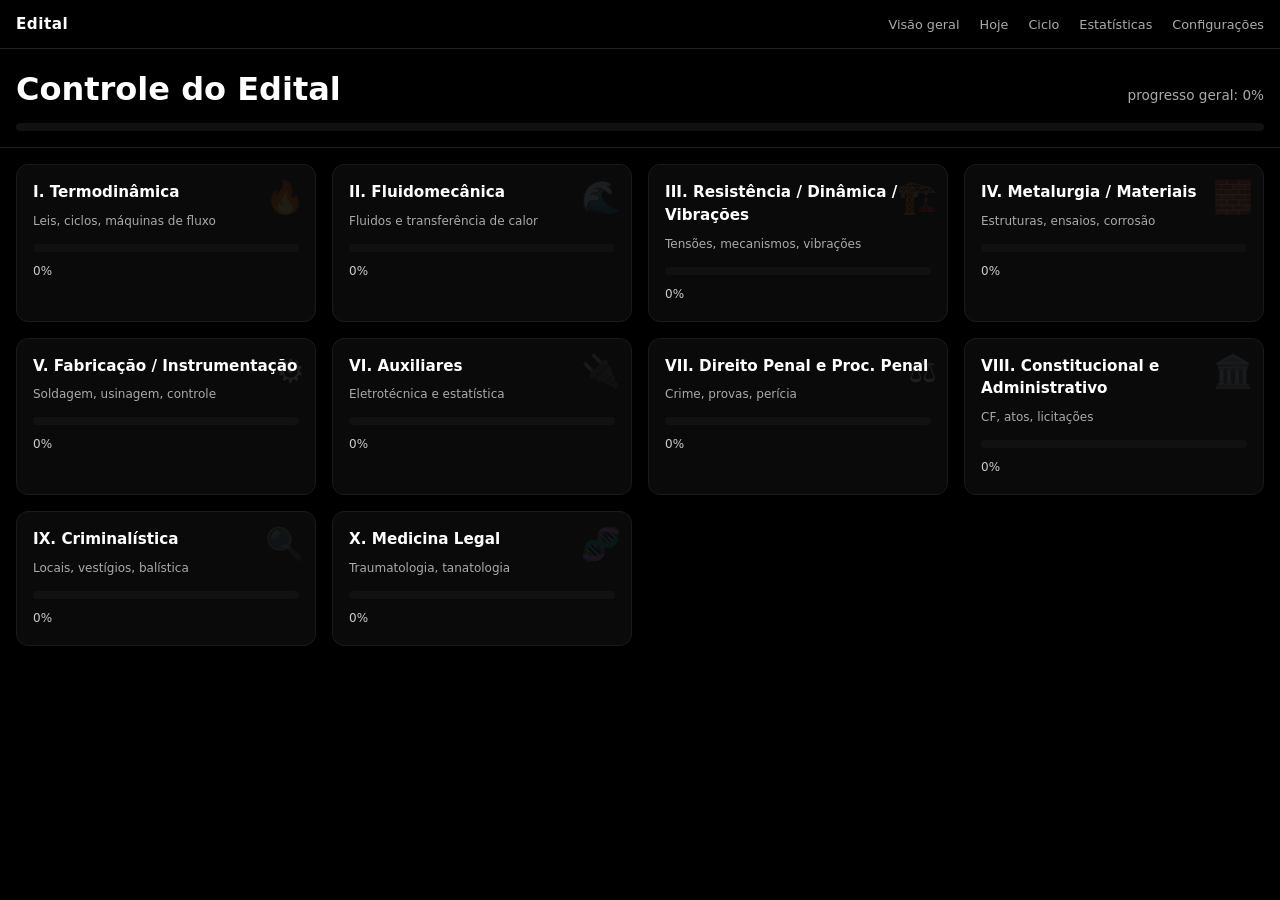
<file: index.html>
<!DOCTYPE html>
<html lang="pt-BR">
<head>
  <meta charset="UTF-8">
  <title>Controle do Edital</title>
  <meta name="viewport" content="width=device-width, initial-scale=1.0">
  <link rel="stylesheet" href="style.css">
</head>

<body>

<!-- MENU -->
<nav class="main-nav">
  <div class="nav-container">

    <div class="nav-brand">
      <span class="nav-title">Edital</span>
    </div>

    <button class="nav-toggle" aria-label="Abrir menu">
      ☰
    </button>

    <ul class="nav-links">
      <li><a href="index.html">Visão geral</a></li>
      <li><a href="hoje.html">Hoje</a></li>
      <li><a href="ciclo.html">Ciclo</a></li>
      <li><a href="estatisticas.html">Estatísticas</a></li>
      <li><a href="config.html">Configurações</a></li>
    </ul>

  </div>
</nav>

<header>
  <div class="header-top">
    <h1>Controle do Edital</h1>
    <span class="subtitle">progresso geral</span>
  </div>

  <!-- Barra de progresso geral -->
  <div class="global-progress">
    <div class="global-progress-fill" id="global-progress-fill"></div>
  </div>
</header>

<main class="container">
  <section class="grid">

    <!-- I -->
    <a class="card" data-materia="termodinamica" href="materias/termodinamica.html">
      <span class="emoji-bg">🔥</span>
      <h3>I. Termodinâmica</h3>
      <small>Leis, ciclos, máquinas de fluxo</small>
      <div class="progress-bar">
        <div class="progress-fill"></div>
      </div>
      <span class="progress-text">0%</span>
    </a>

    <!-- II -->
    <a class="card" data-materia="mecanica-calor" href="materias/mecanica-calor.html">
      <span class="emoji-bg">🌊</span>
      <h3>II. Fluidomecânica</h3>
      <small>Fluidos e transferência de calor</small>
      <div class="progress-bar">
        <div class="progress-fill"></div>
      </div>
      <span class="progress-text">0%</span>
    </a>

    <!-- III -->
    <a class="card" data-materia="resistencia-dinamica" href="materias/resistencia-dinamica.html">
      <span class="emoji-bg">🏗️</span>
      <h3>III. Resistência / Dinâmica / Vibrações</h3>
      <small>Tensões, mecanismos, vibrações</small>
      <div class="progress-bar">
        <div class="progress-fill"></div>
      </div>
      <span class="progress-text">0%</span>
    </a>

    <!-- IV -->
    <a class="card" data-materia="metalurgia-materiais" href="materias/metalurgia-materiais.html">
      <span class="emoji-bg">🧱</span>
      <h3>IV. Metalurgia / Materiais</h3>
      <small>Estruturas, ensaios, corrosão</small>
      <div class="progress-bar">
        <div class="progress-fill"></div>
      </div>
      <span class="progress-text">0%</span>
    </a>

    <!-- V -->
    <a class="card" data-materia="fabricacao-instrumentacao" href="materias/fabricacao-instrumentacao.html">
      <span class="emoji-bg">⚙️</span>
      <h3>V. Fabricação / Instrumentação</h3>
      <small>Soldagem, usinagem, controle</small>
      <div class="progress-bar">
        <div class="progress-fill"></div>
      </div>
      <span class="progress-text">0%</span>
    </a>

    <!-- VI -->
    <a class="card" data-materia="auxiliares" href="materias/auxiliares.html">
      <span class="emoji-bg">🔌</span>
      <h3>VI. Auxiliares</h3>
      <small>Eletrotécnica e estatística</small>
      <div class="progress-bar">
        <div class="progress-fill"></div>
      </div>
      <span class="progress-text">0%</span>
    </a>

    <!-- VII -->
    <a class="card" data-materia="direito-penal" href="materias/direito-penal.html">
      <span class="emoji-bg">⚖️</span>
      <h3>VII. Direito Penal e Proc. Penal</h3>
      <small>Crime, provas, perícia</small>
      <div class="progress-bar">
        <div class="progress-fill"></div>
      </div>
      <span class="progress-text">0%</span>
    </a>

    <!-- VIII -->
    <a class="card" data-materia="constitucional-administrativo" href="materias/constitucional-administrativo.html">
      <span class="emoji-bg">🏛️</span>
      <h3>VIII. Constitucional e Administrativo</h3>
      <small>CF, atos, licitações</small>
      <div class="progress-bar">
        <div class="progress-fill"></div>
      </div>
      <span class="progress-text">0%</span>
    </a>

    <!-- IX -->
    <a class="card" data-materia="criminalistica" href="materias/criminalistica.html">
      <span class="emoji-bg">🔍</span>
      <h3>IX. Criminalística</h3>
      <small>Locais, vestígios, balística</small>
      <div class="progress-bar">
        <div class="progress-fill"></div>
      </div>
      <span class="progress-text">0%</span>
    </a>

    <!-- X -->
    <a class="card" data-materia="medicina-legal" href="materias/medicina-legal.html">
      <span class="emoji-bg">🧬</span>
      <h3>X. Medicina Legal</h3>
      <small>Traumatologia, tanatologia</small>
      <div class="progress-bar">
        <div class="progress-fill"></div>
      </div>
      <span class="progress-text">0%</span>
    </a>

  </section>
</main>

<script src="js.js"></script>
</body>
</html>
</file>
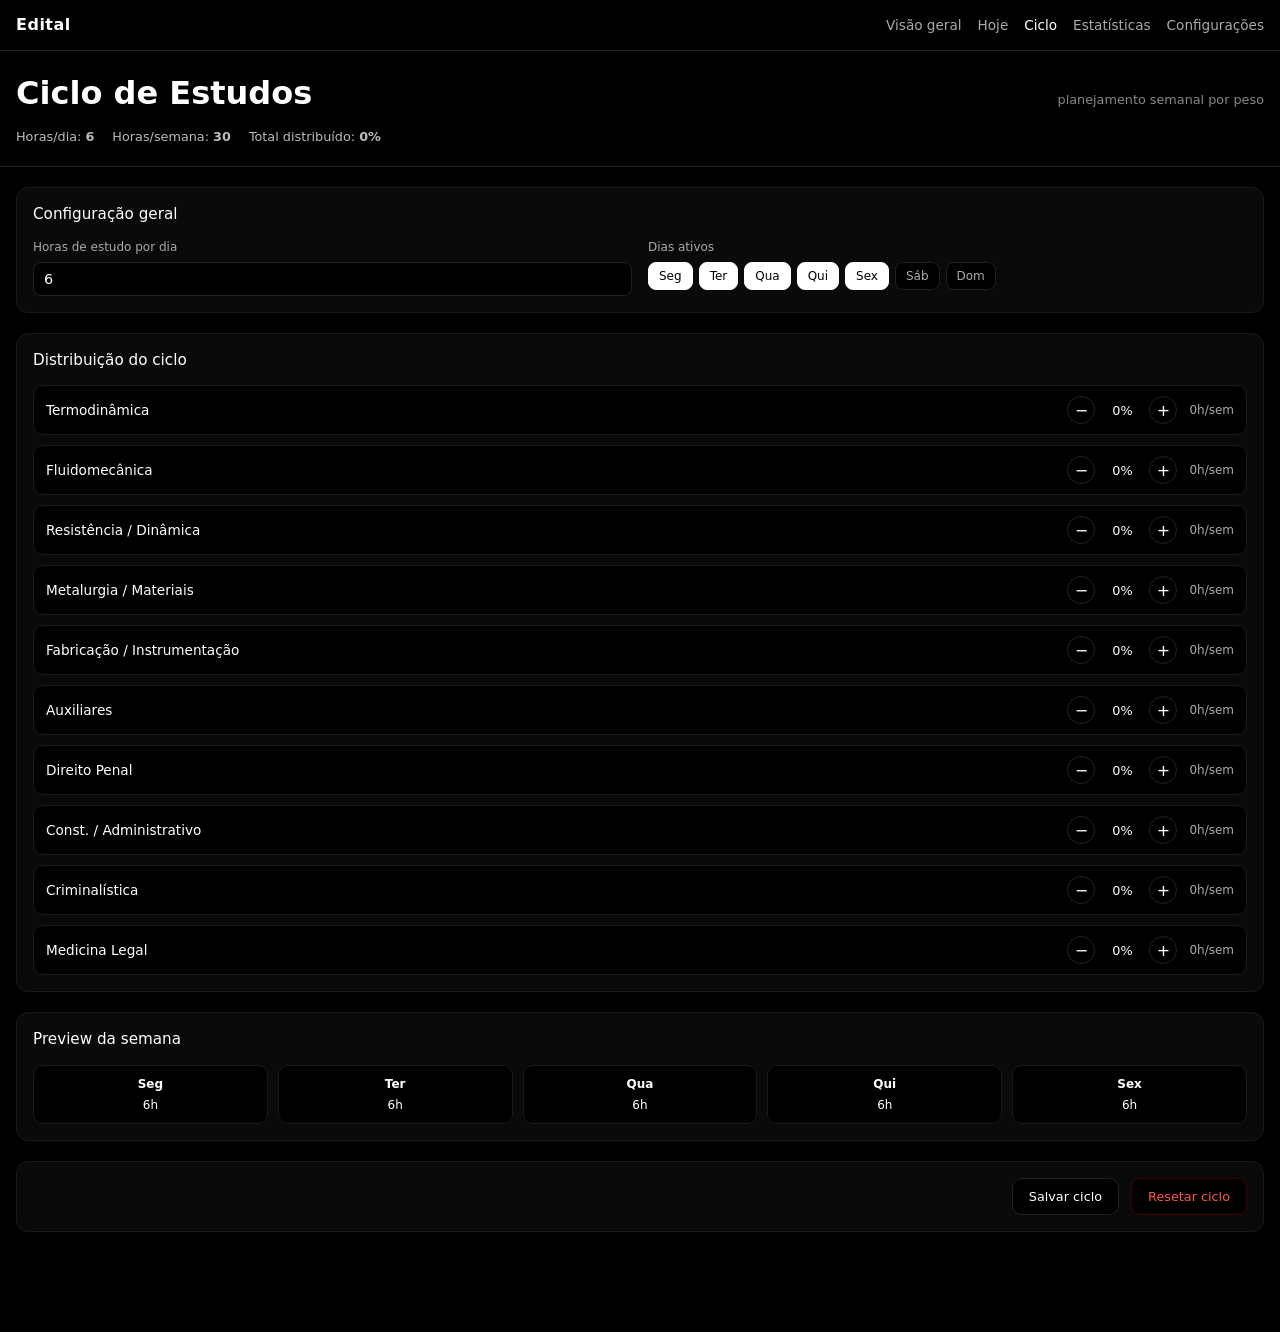
<file: ciclo.html>
<!DOCTYPE html>
<html lang="pt-BR">
<head>
  <meta charset="UTF-8">
  <title>Ciclo — Controle do Edital</title>
  <meta name="viewport" content="width=device-width, initial-scale=1.0">
  <link rel="stylesheet" href="ciclo.css">
</head>

<body>

<nav class="main-nav">
  <div class="nav-container">
    <span class="nav-title">Edital</span>

    <ul class="nav-links">
      <li><a href="index.html">Visão geral</a></li>
      <li><a href="hoje.html">Hoje</a></li>
      <li><a href="ciclo.html" class="active">Ciclo</a></li>
      <li><a href="estatisticas.html">Estatísticas</a></li>
      <li><a href="config.html">Configurações</a></li>
    </ul>
  </div>
</nav>

<header>
  <div class="header-top">
    <h1>Ciclo de Estudos</h1>
    <span class="subtitle">planejamento semanal por peso</span>
  </div>

  <div class="cycle-summary">
    <span>Horas/dia: <strong id="hours-per-day">0</strong></span>
    <span>Horas/semana: <strong id="hours-per-week">0</strong></span>
    <span>Total distribuído: <strong id="percent-used">0%</strong></span>
    <span style="display: none;">Fim: <strong id="cycle-end"></strong></span>
  </div>

  <div class="global-progress">
    <div class="global-progress-fill" id="percent-bar" style="width: 0%;"></div>
  </div>
</header>

<main class="container">

  <section class="panel">
    <h3>Configuração geral</h3>

    <div class="config-grid">
      <div class="config-item">
        <label for="daily-hours">Horas de estudo por dia</label>
        <input type="number" id="daily-hours" min="1" max="12" value="6">
      </div>

      <div class="config-item">
        <label>Dias ativos</label>
        <div class="weekdays" id="weekdays">
          <button type="button" data-day="1">Seg</button>
          <button type="button" data-day="2">Ter</button>
          <button type="button" data-day="3">Qua</button>
          <button type="button" data-day="4">Qui</button>
          <button type="button" data-day="5">Sex</button>
          <button type="button" data-day="6">Sáb</button>
          <button type="button" data-day="0">Dom</button>
        </div>
      </div>
    </div>
  </section>

  <section class="panel">
    <h3>Distribuição do ciclo</h3>

    <div class="cycle-subjects" id="cycle-subjects">
      </div>
  </section>

  <section class="panel">
    <h3>Preview da semana</h3>

    <div class="week-preview" id="week-preview">
      </div>
  </section>

  <section class="panel actions">
    <button id="save-cycle">Salvar ciclo</button>
    <button id="reset-cycle" class="danger">Resetar ciclo</button>
  </section>

</main>

<script src="ciclo.js"></script>
</body>
</html>
</file>
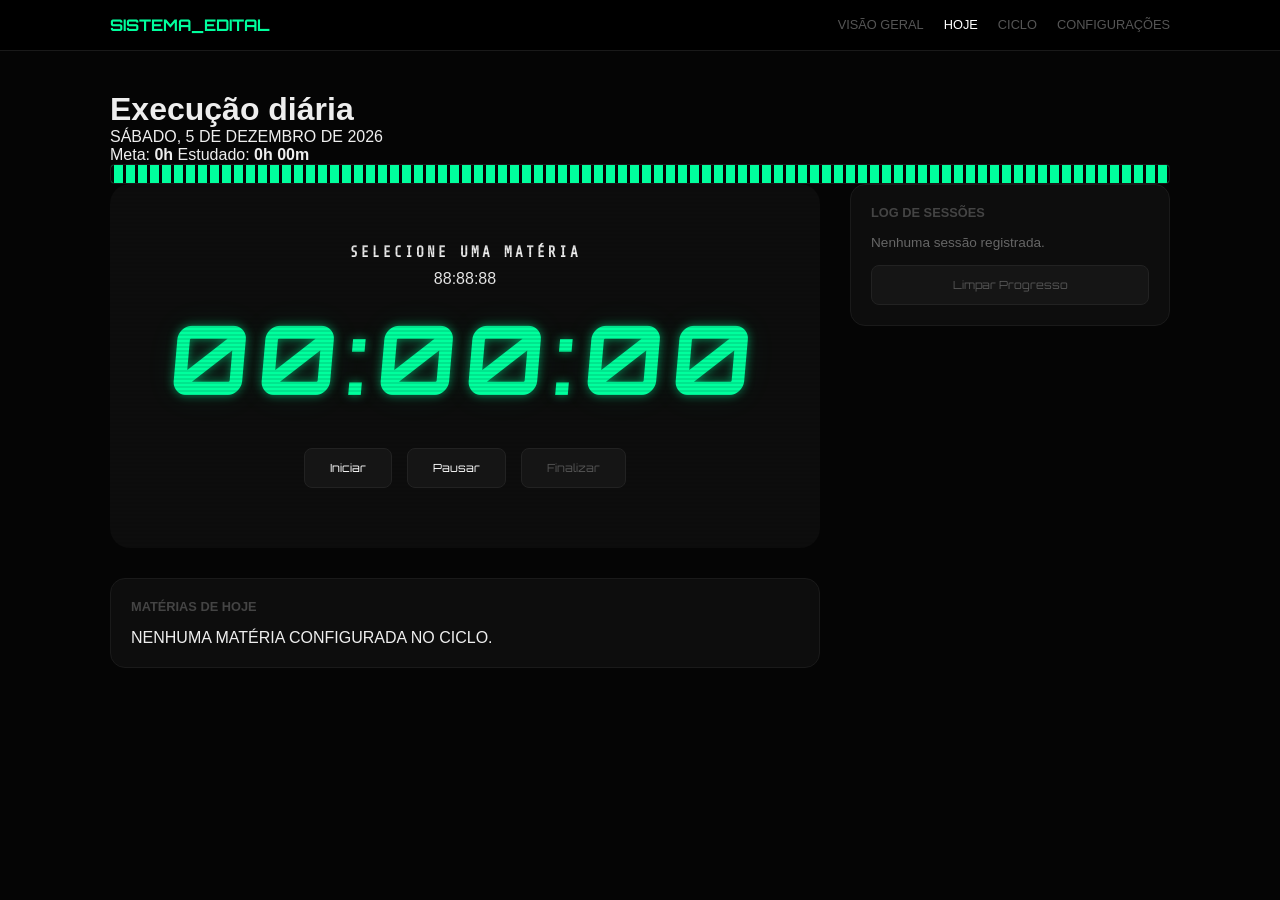
<file: hoje.html>
<!DOCTYPE html>
<html lang="pt-BR">
<head>
  <meta charset="UTF-8">
  <meta name="viewport" content="width=device-width, initial-scale=1.0">
  <title>Hoje — Execução</title>
  <link href="https://fonts.googleapis.com/css2?family=Orbitron:wght@400;700&family=Share+Tech+Mono&display=swap" rel="stylesheet">
  <link rel="stylesheet" href="hoje.css">
</head>
<body>

<nav class="main-nav">
  <div class="nav-container">
    <span class="nav-title">SISTEMA_EDITAL</span>
    <ul class="nav-links">
      <li><a href="index.html">Visão geral</a></li>
      <li><a href="hoje.html" class="active">Hoje</a></li>
      <li><a href="ciclo.html">Ciclo</a></li>
      <li><a href="config.html">Configurações</a></li>
    </ul>
  </div>
</nav>

<main class="container">
  <header>
    <h1>Execução diária</h1>
    <p id="current-date-display">—</p>

    <div class="cycle-summary">
      <span>Meta: <strong id="daily-target">0h</strong></span>
      <span>Estudado: <strong id="daily-done">0h 00m</strong></span>
    </div>

    <div class="global-progress">
      <div class="global-progress-fill" id="daily-progress-bar"></div>
    </div>
  </header>

  <section class="today-grid">
    <section>
      <section class="timer-section">
        <h2 id="active-subject-title">Selecione uma matéria</h2>
        <div class="timer-container">
          <div class="timer-bg">88:88:88</div>
          <div class="timer-display" id="main-timer">00:00:00</div>
        </div>

        <div class="timer-controls">
          <button id="btn-start">Iniciar</button>
          <button id="btn-pause">Pausar</button>
          <button id="btn-stop" class="danger">Finalizar</button>
        </div>
      </section>

      <section class="panel">
        <h3>Matérias de hoje</h3>
        <div id="today-subjects-list">
          <div class="subject-card active">
            <div class="subject-info">
              <strong>Direito Constitucional</strong>
              <small>Progresso: 45%</small>
              <div class="progress-mini">
                <div class="progress-mini-fill" style="width: 45%;"></div>
              </div>
            </div>
          </div>
        </div>
      </section>
    </section>

    <aside>
      <section class="panel">
        <h3>Log de sessões</h3>
        <div class="session-log" id="session-log-list">
          <p class="empty-log">Nenhuma sessão registrada.</p>
        </div>
        <button id="btn-clear-logs" class="danger" style="width: 100%; margin-top: 15px;">
          Limpar Progresso
        </button>
      </section>
    </aside>
  </section>
</main>

<script src="hoje.js"></script>
</body>
</html>
</file>
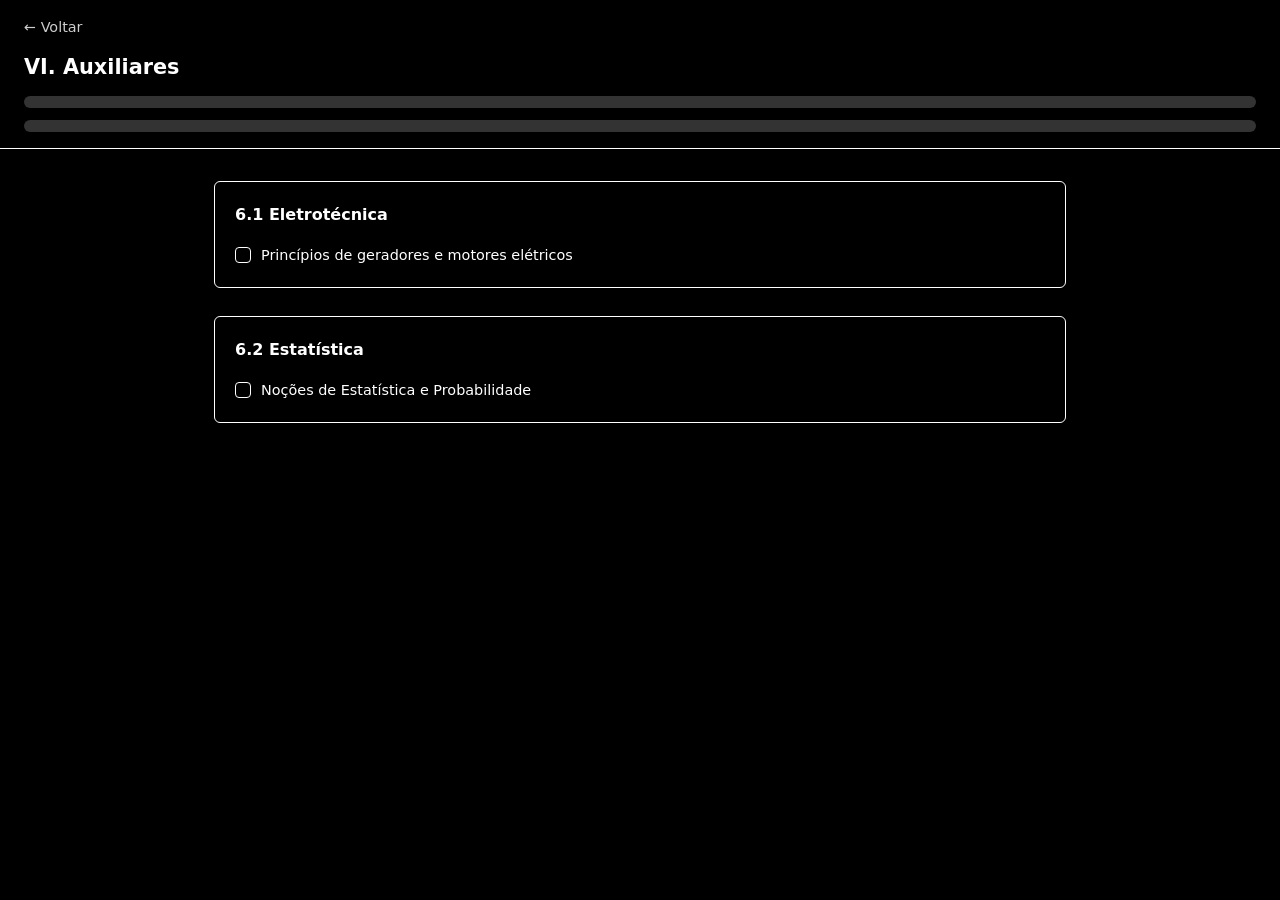
<file: materias/auxiliares.html>
<!DOCTYPE html>
<html lang="pt-BR">
<head>
  <meta charset="UTF-8">
  <title>VI. Auxiliares</title>
  <meta name="viewport" content="width=device-width, initial-scale=1.0">
  <link rel="stylesheet" href="geral.css">
</head>
<body>

<header class="top-bar">
  <a href="../index.html" class="back">← Voltar</a>
  <h1>VI. Auxiliares</h1>

  <div class="progress-wrapper">
    <div class="progress-bar">
      <div class="progress-fill"></div>
      <span class="progress-text">0%</span>
    </div>
  </div>
</header>

<main class="content" data-materia="auxiliares">

  <!-- 6.1 Eletrotécnica -->
  <section class="bloco">
    <h2>6.1 Eletrotécnica</h2>
    <label><input type="checkbox"> Princípios de geradores e motores elétricos</label>
  </section>

  <!-- 6.2 Estatística -->
  <section class="bloco">
    <h2>6.2 Estatística</h2>
    <label><input type="checkbox"> Noções de Estatística e Probabilidade</label>
  </section>

</main>

<script src="geral.js"></script>
</body>
</html>
</file>
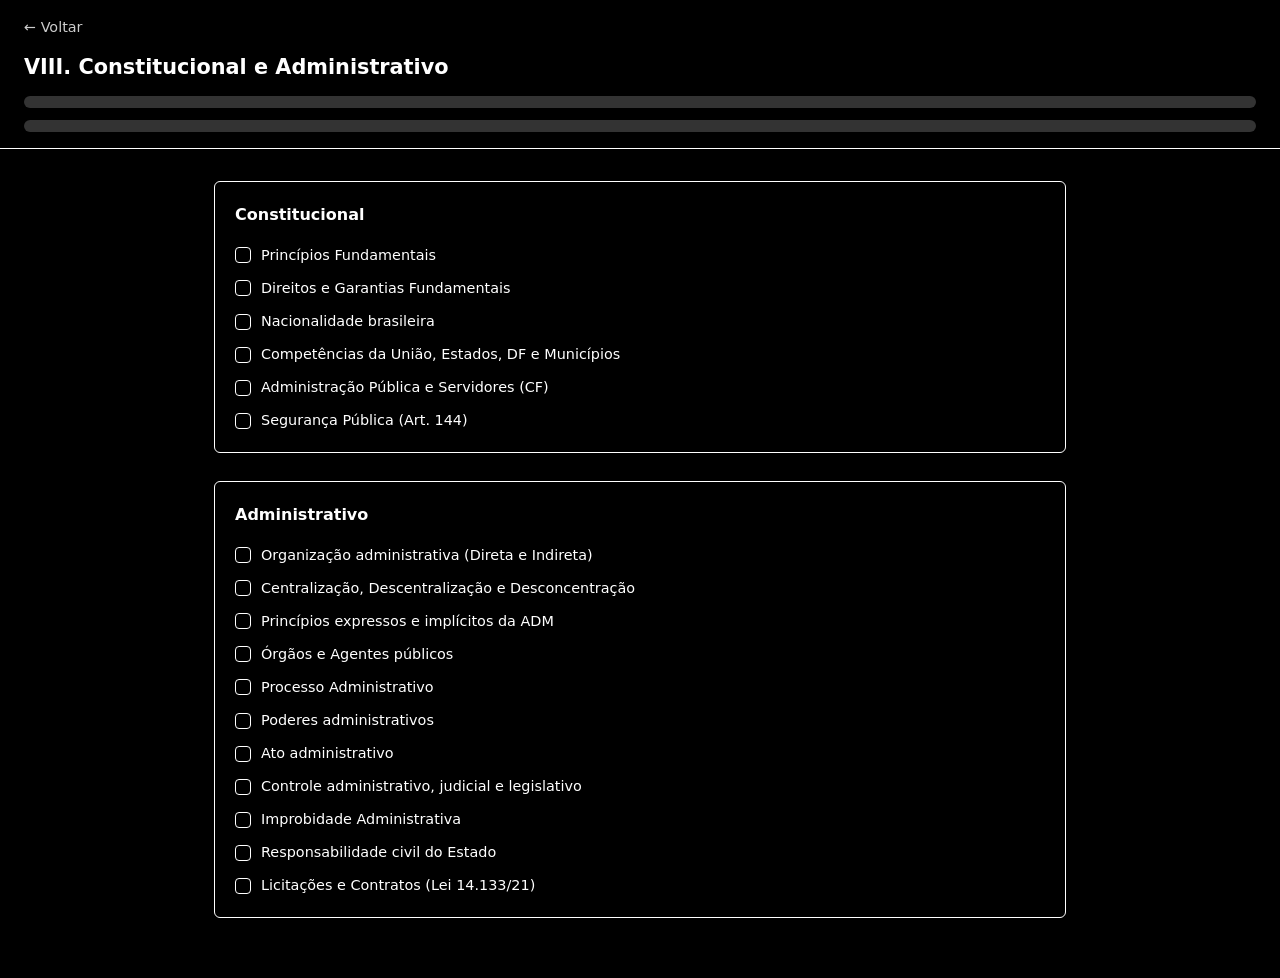
<file: materias/constitucional-administrativo.html>
<!DOCTYPE html>
<html lang="pt-BR">
<head>
  <meta charset="UTF-8">
  <title>VIII. Constitucional e Administrativo</title>
  <meta name="viewport" content="width=device-width, initial-scale=1.0">
  <link rel="stylesheet" href="geral.css">
</head>
<body>

<header class="top-bar">
  <a href="../index.html" class="back">← Voltar</a>
  <h1>VIII. Constitucional e Administrativo</h1>

  <div class="progress-wrapper">
    <div class="progress-bar">
      <div class="progress-fill"></div>
      <span class="progress-text">0%</span>
    </div>
  </div>
</header>

<main class="content" data-materia="constitucional-administrativo">

  <!-- Constitucional -->
  <section class="bloco">
    <h2>Constitucional</h2>
    <label><input type="checkbox"> Princípios Fundamentais</label>
    <label><input type="checkbox"> Direitos e Garantias Fundamentais</label>
    <label><input type="checkbox"> Nacionalidade brasileira</label>
    <label><input type="checkbox"> Competências da União, Estados, DF e Municípios</label>
    <label><input type="checkbox"> Administração Pública e Servidores (CF)</label>
    <label><input type="checkbox"> Segurança Pública (Art. 144)</label>
  </section>

  <!-- Administrativo -->
  <section class="bloco">
    <h2>Administrativo</h2>
    <label><input type="checkbox"> Organização administrativa (Direta e Indireta)</label>
    <label><input type="checkbox"> Centralização, Descentralização e Desconcentração</label>
    <label><input type="checkbox"> Princípios expressos e implícitos da ADM</label>
    <label><input type="checkbox"> Órgãos e Agentes públicos</label>
    <label><input type="checkbox"> Processo Administrativo</label>
    <label><input type="checkbox"> Poderes administrativos</label>
    <label><input type="checkbox"> Ato administrativo</label>
    <label><input type="checkbox"> Controle administrativo, judicial e legislativo</label>
    <label><input type="checkbox"> Improbidade Administrativa</label>
    <label><input type="checkbox"> Responsabilidade civil do Estado</label>
    <label><input type="checkbox"> Licitações e Contratos (Lei 14.133/21)</label>
  </section>

</main>

<script src="geral.js"></script>
</body>
</html>
</file>
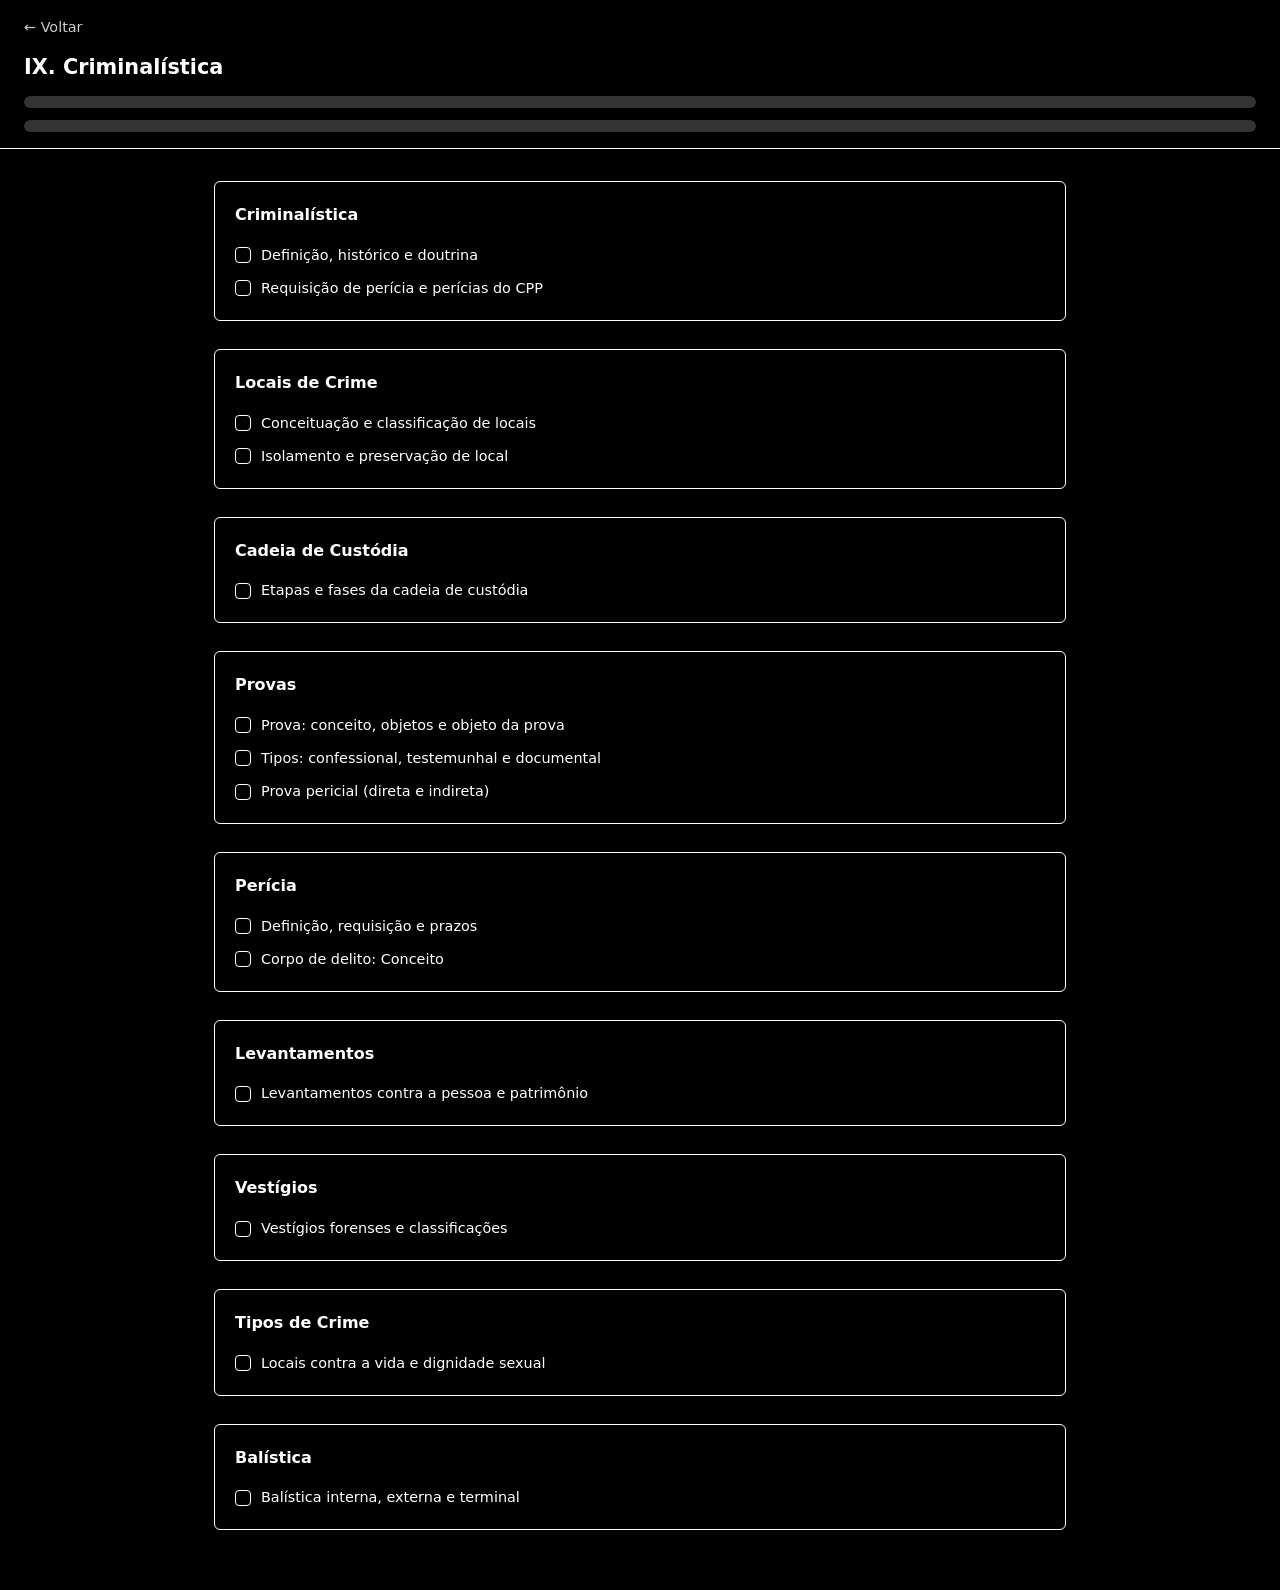
<file: materias/criminalistica.html>
<!DOCTYPE html>
<html lang="pt-BR">
<head>
  <meta charset="UTF-8">
  <title>IX. Criminalística</title>
  <meta name="viewport" content="width=device-width, initial-scale=1.0">
  <link rel="stylesheet" href="geral.css">
</head>
<body>

<header class="top-bar">
  <a href="../index.html" class="back">← Voltar</a>
  <h1>IX. Criminalística</h1>

  <div class="progress-wrapper">
    <div class="progress-bar">
      <div class="progress-fill"></div>
      <span class="progress-text">0%</span>
    </div>
  </div>
</header>

<main class="content" data-materia="criminalistica">

  <!-- Criminalística -->
  <section class="bloco">
    <h2>Criminalística</h2>
    <label><input type="checkbox"> Definição, histórico e doutrina</label>
    <label><input type="checkbox"> Requisição de perícia e perícias do CPP</label>
  </section>

  <!-- Locais de Crime -->
  <section class="bloco">
    <h2>Locais de Crime</h2>
    <label><input type="checkbox"> Conceituação e classificação de locais</label>
    <label><input type="checkbox"> Isolamento e preservação de local</label>
  </section>

  <!-- Cadeia de Custódia -->
  <section class="bloco">
    <h2>Cadeia de Custódia</h2>
    <label><input type="checkbox"> Etapas e fases da cadeia de custódia</label>
  </section>

  <!-- Provas -->
  <section class="bloco">
    <h2>Provas</h2>
    <label><input type="checkbox"> Prova: conceito, objetos e objeto da prova</label>
    <label><input type="checkbox"> Tipos: confessional, testemunhal e documental</label>
    <label><input type="checkbox"> Prova pericial (direta e indireta)</label>
  </section>

  <!-- Perícia -->
  <section class="bloco">
    <h2>Perícia</h2>
    <label><input type="checkbox"> Definição, requisição e prazos</label>
    <label><input type="checkbox"> Corpo de delito: Conceito</label>
  </section>

  <!-- Levantamentos -->
  <section class="bloco">
    <h2>Levantamentos</h2>
    <label><input type="checkbox"> Levantamentos contra a pessoa e patrimônio</label>
  </section>

  <!-- Vestígios -->
  <section class="bloco">
    <h2>Vestígios</h2>
    <label><input type="checkbox"> Vestígios forenses e classificações</label>
  </section>

  <!-- Tipos de Crime -->
  <section class="bloco">
    <h2>Tipos de Crime</h2>
    <label><input type="checkbox"> Locais contra a vida e dignidade sexual</label>
  </section>

  <!-- Balística -->
  <section class="bloco">
    <h2>Balística</h2>
    <label><input type="checkbox"> Balística interna, externa e terminal</label>
  </section>

</main>

<script src="geral.js"></script>
</body>
</html>
</file>
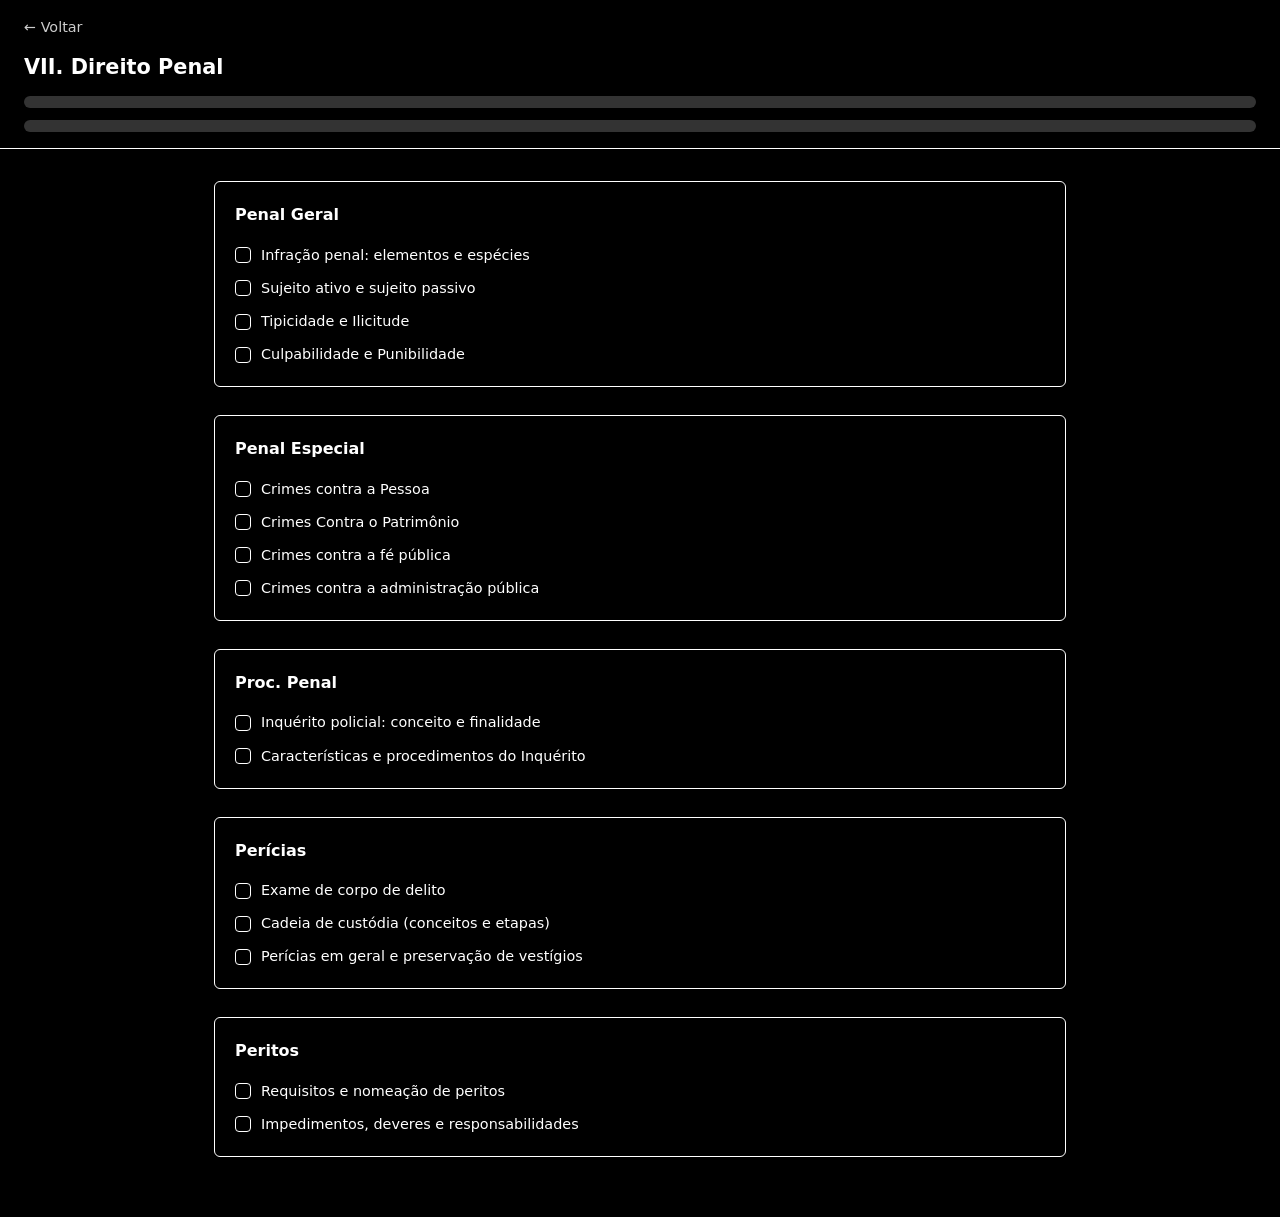
<file: materias/direito-penal.html>
<!DOCTYPE html>
<html lang="pt-BR">
<head>
  <meta charset="UTF-8">
  <title>VII. Direito Penal</title>
  <meta name="viewport" content="width=device-width, initial-scale=1.0">
  <link rel="stylesheet" href="geral.css">
</head>
<body>

<header class="top-bar">
  <a href="../index.html" class="back">← Voltar</a>
  <h1>VII. Direito Penal</h1>

  <div class="progress-wrapper">
    <div class="progress-bar">
      <div class="progress-fill"></div>
      <span class="progress-text">0%</span>
    </div>
  </div>
</header>

<main class="content" data-materia="direito-penal">

  <!-- Penal Geral -->
  <section class="bloco">
    <h2>Penal Geral</h2>
    <label><input type="checkbox"> Infração penal: elementos e espécies</label>
    <label><input type="checkbox"> Sujeito ativo e sujeito passivo</label>
    <label><input type="checkbox"> Tipicidade e Ilicitude</label>
    <label><input type="checkbox"> Culpabilidade e Punibilidade</label>
  </section>

  <!-- Penal Especial -->
  <section class="bloco">
    <h2>Penal Especial</h2>
    <label><input type="checkbox"> Crimes contra a Pessoa</label>
    <label><input type="checkbox"> Crimes Contra o Patrimônio</label>
    <label><input type="checkbox"> Crimes contra a fé pública</label>
    <label><input type="checkbox"> Crimes contra a administração pública</label>
  </section>

  <!-- Processo Penal -->
  <section class="bloco">
    <h2>Proc. Penal</h2>
    <label><input type="checkbox"> Inquérito policial: conceito e finalidade</label>
    <label><input type="checkbox"> Características e procedimentos do Inquérito</label>
  </section>

  <!-- Perícias -->
  <section class="bloco">
    <h2>Perícias</h2>
    <label><input type="checkbox"> Exame de corpo de delito</label>
    <label><input type="checkbox"> Cadeia de custódia (conceitos e etapas)</label>
    <label><input type="checkbox"> Perícias em geral e preservação de vestígios</label>
  </section>

  <!-- Peritos -->
  <section class="bloco">
    <h2>Peritos</h2>
    <label><input type="checkbox"> Requisitos e nomeação de peritos</label>
    <label><input type="checkbox"> Impedimentos, deveres e responsabilidades</label>
  </section>

</main>

<script src="geral.js"></script>
</body>
</html>
</file>
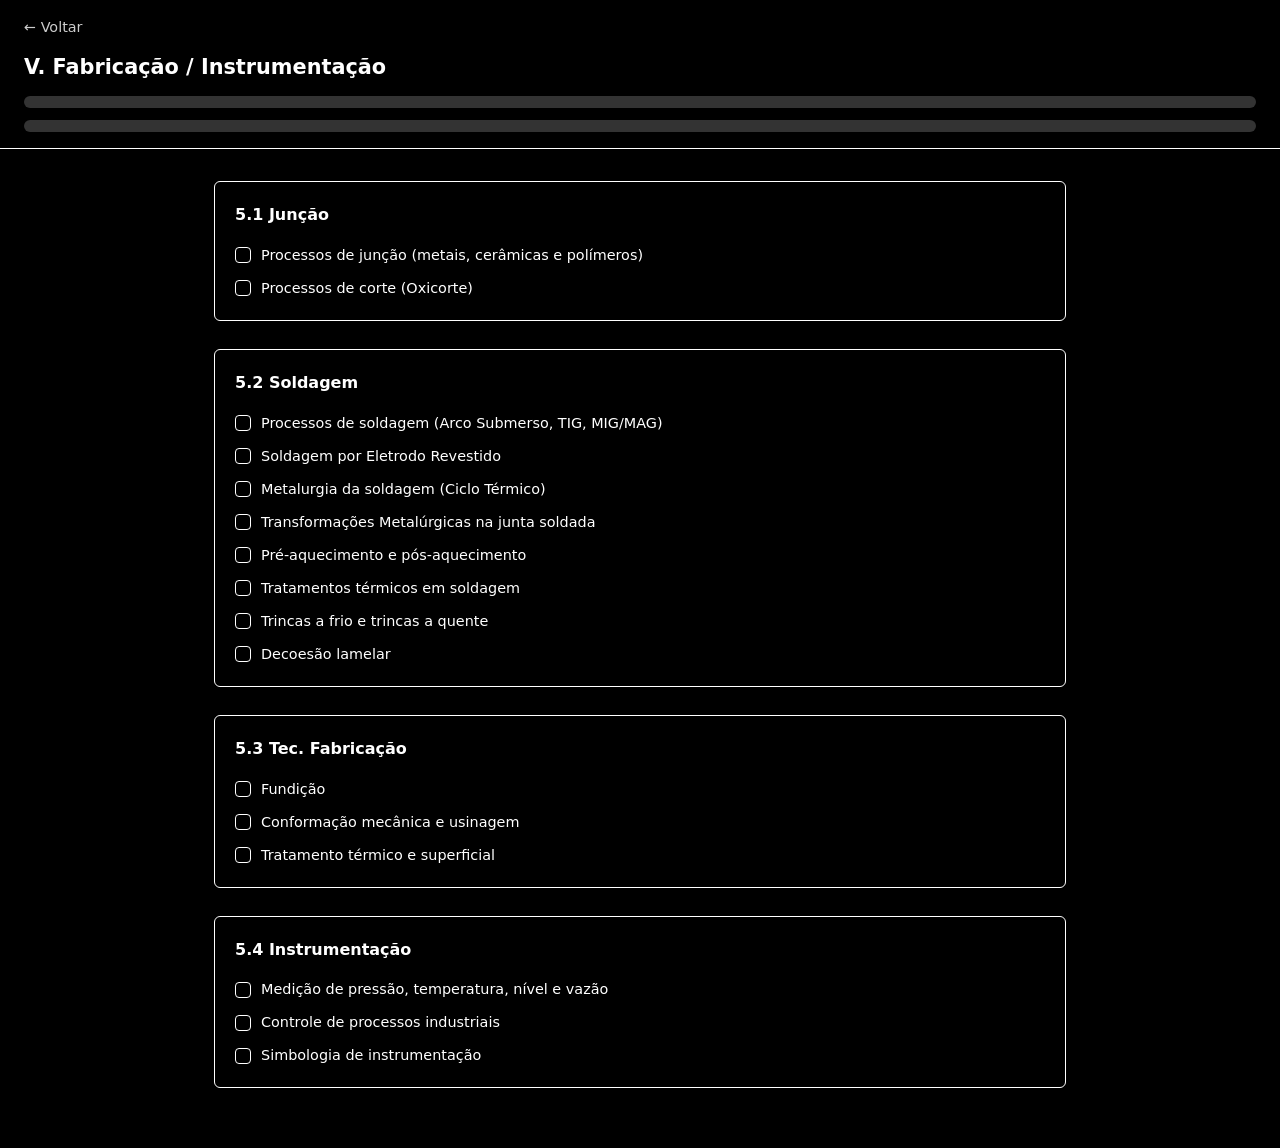
<file: materias/fabricacao-instrumentacao.html>
<!DOCTYPE html>
<html lang="pt-BR">
<head>
  <meta charset="UTF-8">
  <title>V. Fabricação / Instrumentação</title>
  <meta name="viewport" content="width=device-width, initial-scale=1.0">
  <link rel="stylesheet" href="geral.css">
</head>
<body>

<header class="top-bar">
  <a href="../index.html" class="back">← Voltar</a>
  <h1>V. Fabricação / Instrumentação</h1>

  <div class="progress-wrapper">
    <div class="progress-bar">
      <div class="progress-fill"></div>
      <span class="progress-text">0%</span>
    </div>
  </div>
</header>

<main class="content" data-materia="fabricacao-instrumentacao">

  <!-- 5.1 Junção -->
  <section class="bloco">
    <h2>5.1 Junção</h2>
    <label><input type="checkbox"> Processos de junção (metais, cerâmicas e polímeros)</label>
    <label><input type="checkbox"> Processos de corte (Oxicorte)</label>
  </section>

  <!-- 5.2 Soldagem -->
  <section class="bloco">
    <h2>5.2 Soldagem</h2>
    <label><input type="checkbox"> Processos de soldagem (Arco Submerso, TIG, MIG/MAG)</label>
    <label><input type="checkbox"> Soldagem por Eletrodo Revestido</label>
    <label><input type="checkbox"> Metalurgia da soldagem (Ciclo Térmico)</label>
    <label><input type="checkbox"> Transformações Metalúrgicas na junta soldada</label>
    <label><input type="checkbox"> Pré-aquecimento e pós-aquecimento</label>
    <label><input type="checkbox"> Tratamentos térmicos em soldagem</label>
    <label><input type="checkbox"> Trincas a frio e trincas a quente</label>
    <label><input type="checkbox"> Decoesão lamelar</label>
  </section>

  <!-- 5.3 Tec. Fabricação -->
  <section class="bloco">
    <h2>5.3 Tec. Fabricação</h2>
    <label><input type="checkbox"> Fundição</label>
    <label><input type="checkbox"> Conformação mecânica e usinagem</label>
    <label><input type="checkbox"> Tratamento térmico e superficial</label>
  </section>

  <!-- 5.4 Instrumentação -->
  <section class="bloco">
    <h2>5.4 Instrumentação</h2>
    <label><input type="checkbox"> Medição de pressão, temperatura, nível e vazão</label>
    <label><input type="checkbox"> Controle de processos industriais</label>
    <label><input type="checkbox"> Simbologia de instrumentação</label>
  </section>

</main>

<script src="geral.js"></script>
</body>
</html>
</file>
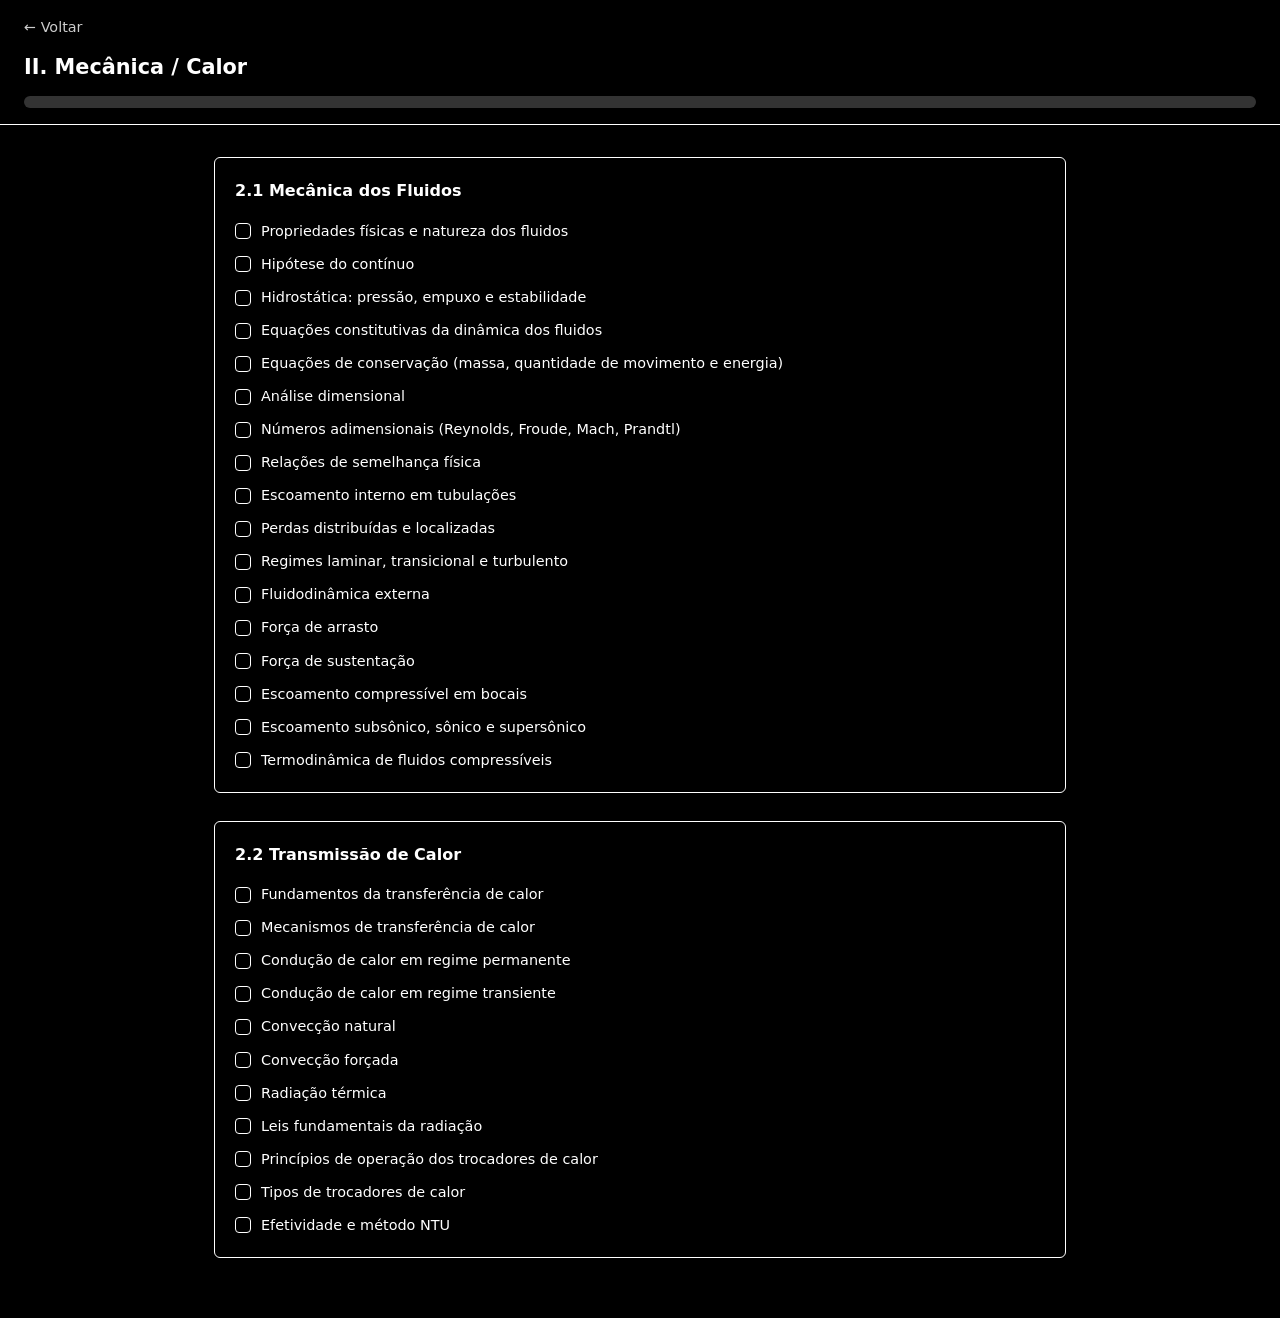
<file: materias/mecanica-calor.html>
<!DOCTYPE html>
<html lang="pt-BR">
<head>
  <meta charset="UTF-8" />
  <title>II. Mecânica / Calor</title>
  <meta name="viewport" content="width=device-width, initial-scale=1.0">
  <link rel="stylesheet" href="geral.css">
</head>

<body>

<header class="top-bar">
  <a href="../index.html" class="back">← Voltar</a>
  <h1>II. Mecânica / Calor</h1>
  <span class="progress-text">0%</span>
</header>

<main class="content" data-materia="mecanica-calor">

  <!-- 2.1 MECÂNICA DOS FLUIDOS -->
  <section class="bloco">
    <h2>2.1 Mecânica dos Fluidos</h2>

    <label><input type="checkbox"> Propriedades físicas e natureza dos fluidos</label>
    <label><input type="checkbox"> Hipótese do contínuo</label>
    <label><input type="checkbox"> Hidrostática: pressão, empuxo e estabilidade</label>
    <label><input type="checkbox"> Equações constitutivas da dinâmica dos fluidos</label>
    <label><input type="checkbox"> Equações de conservação (massa, quantidade de movimento e energia)</label>
    <label><input type="checkbox"> Análise dimensional</label>
    <label><input type="checkbox"> Números adimensionais (Reynolds, Froude, Mach, Prandtl)</label>
    <label><input type="checkbox"> Relações de semelhança física</label>
    <label><input type="checkbox"> Escoamento interno em tubulações</label>
    <label><input type="checkbox"> Perdas distribuídas e localizadas</label>
    <label><input type="checkbox"> Regimes laminar, transicional e turbulento</label>
    <label><input type="checkbox"> Fluidodinâmica externa</label>
    <label><input type="checkbox"> Força de arrasto</label>
    <label><input type="checkbox"> Força de sustentação</label>
    <label><input type="checkbox"> Escoamento compressível em bocais</label>
    <label><input type="checkbox"> Escoamento subsônico, sônico e supersônico</label>
    <label><input type="checkbox"> Termodinâmica de fluidos compressíveis</label>
  </section>

  <!-- 2.2 TRANSMISSÃO DE CALOR -->
  <section class="bloco">
    <h2>2.2 Transmissão de Calor</h2>

    <label><input type="checkbox"> Fundamentos da transferência de calor</label>
    <label><input type="checkbox"> Mecanismos de transferência de calor</label>
    <label><input type="checkbox"> Condução de calor em regime permanente</label>
    <label><input type="checkbox"> Condução de calor em regime transiente</label>
    <label><input type="checkbox"> Convecção natural</label>
    <label><input type="checkbox"> Convecção forçada</label>
    <label><input type="checkbox"> Radiação térmica</label>
    <label><input type="checkbox"> Leis fundamentais da radiação</label>
    <label><input type="checkbox"> Princípios de operação dos trocadores de calor</label>
    <label><input type="checkbox"> Tipos de trocadores de calor</label>
    <label><input type="checkbox"> Efetividade e método NTU</label>
  </section>

</main>

<script src="geral.js"></script>
</body>
</html>
</file>
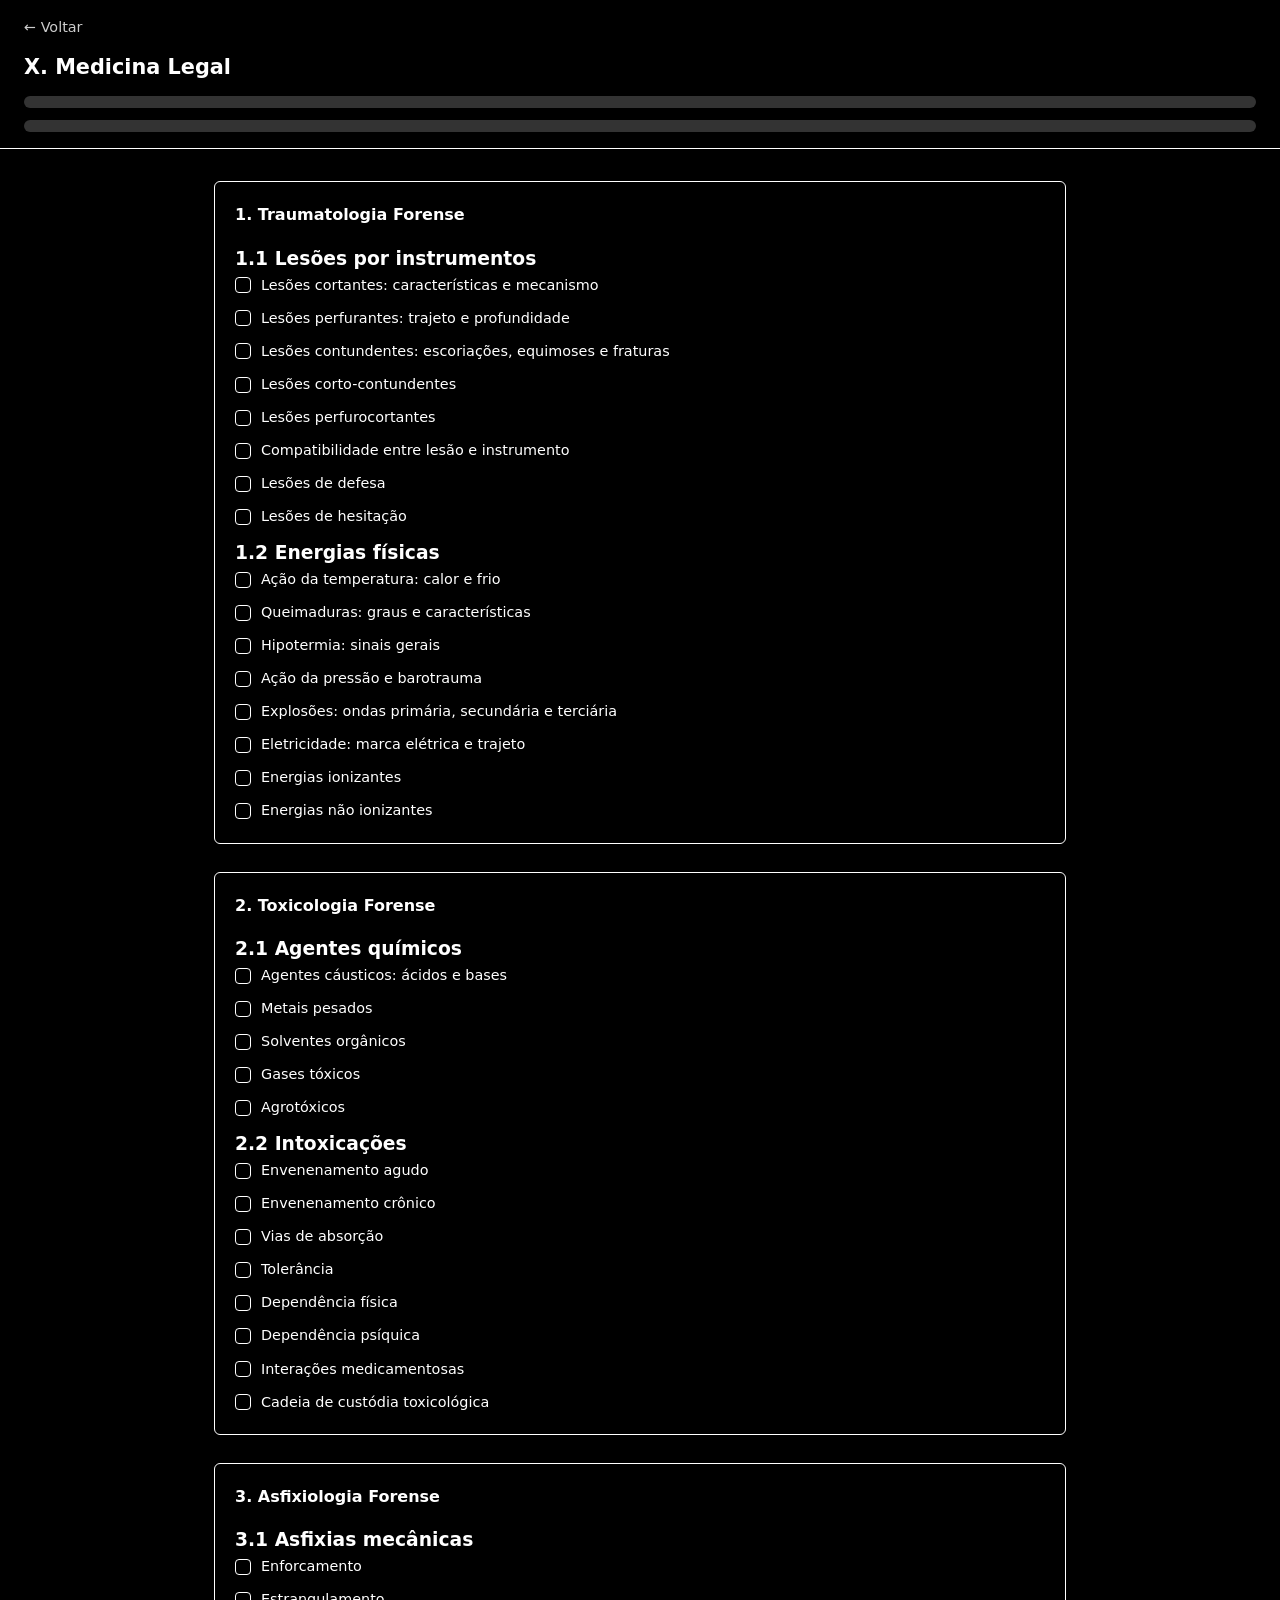
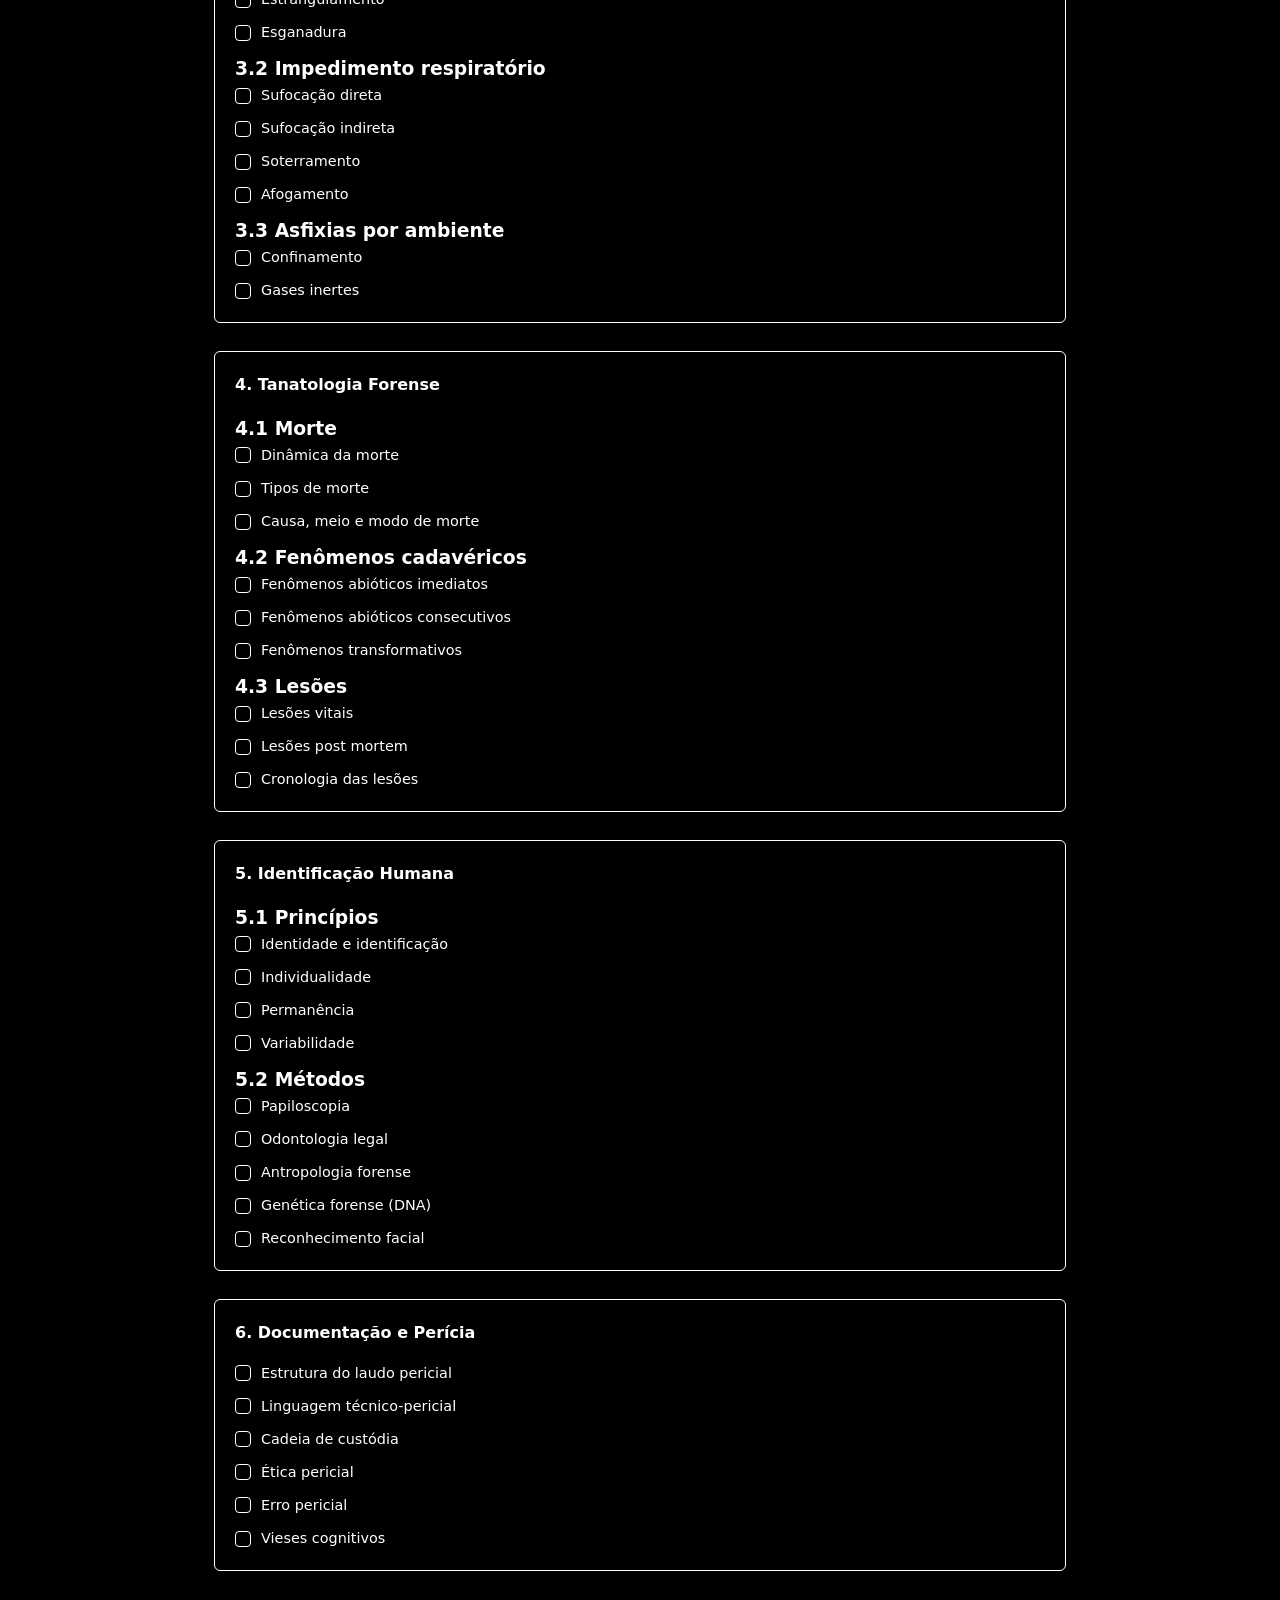
<file: materias/medicina-legal.html>
<!DOCTYPE html>
<html lang="pt-BR">
<head>
  <meta charset="UTF-8" />
  <title>X. Medicina Legal</title>
  <link rel="stylesheet" href="geral.css" />
</head>
<body>

<header class="top-bar">
  <a href="../index.html" class="back">← Voltar</a>
  <h1>X. Medicina Legal</h1>

  <div class="progress-bar">
    <div class="progress-fill"></div>
    <span class="progress-text">0%</span>
  </div>
</header>

<main class="content" data-materia="medicina-legal">

  <!-- 1. Traumatologia -->
  <section class="bloco">
    <h2>1. Traumatologia Forense</h2>

    <h3>1.1 Lesões por instrumentos</h3>
    <label><input type="checkbox"><span>Lesões cortantes: características e mecanismo</span></label>
    <label><input type="checkbox"><span>Lesões perfurantes: trajeto e profundidade</span></label>
    <label><input type="checkbox"><span>Lesões contundentes: escoriações, equimoses e fraturas</span></label>
    <label><input type="checkbox"><span>Lesões corto-contundentes</span></label>
    <label><input type="checkbox"><span>Lesões perfurocortantes</span></label>
    <label><input type="checkbox"><span>Compatibilidade entre lesão e instrumento</span></label>
    <label><input type="checkbox"><span>Lesões de defesa</span></label>
    <label><input type="checkbox"><span>Lesões de hesitação</span></label>

    <h3>1.2 Energias físicas</h3>
    <label><input type="checkbox"><span>Ação da temperatura: calor e frio</span></label>
    <label><input type="checkbox"><span>Queimaduras: graus e características</span></label>
    <label><input type="checkbox"><span>Hipotermia: sinais gerais</span></label>
    <label><input type="checkbox"><span>Ação da pressão e barotrauma</span></label>
    <label><input type="checkbox"><span>Explosões: ondas primária, secundária e terciária</span></label>
    <label><input type="checkbox"><span>Eletricidade: marca elétrica e trajeto</span></label>
    <label><input type="checkbox"><span>Energias ionizantes</span></label>
    <label><input type="checkbox"><span>Energias não ionizantes</span></label>
  </section>

  <!-- 2. Toxicologia -->
  <section class="bloco">
    <h2>2. Toxicologia Forense</h2>

    <h3>2.1 Agentes químicos</h3>
    <label><input type="checkbox"><span>Agentes cáusticos: ácidos e bases</span></label>
    <label><input type="checkbox"><span>Metais pesados</span></label>
    <label><input type="checkbox"><span>Solventes orgânicos</span></label>
    <label><input type="checkbox"><span>Gases tóxicos</span></label>
    <label><input type="checkbox"><span>Agrotóxicos</span></label>

    <h3>2.2 Intoxicações</h3>
    <label><input type="checkbox"><span>Envenenamento agudo</span></label>
    <label><input type="checkbox"><span>Envenenamento crônico</span></label>
    <label><input type="checkbox"><span>Vias de absorção</span></label>
    <label><input type="checkbox"><span>Tolerância</span></label>
    <label><input type="checkbox"><span>Dependência física</span></label>
    <label><input type="checkbox"><span>Dependência psíquica</span></label>
    <label><input type="checkbox"><span>Interações medicamentosas</span></label>
    <label><input type="checkbox"><span>Cadeia de custódia toxicológica</span></label>
  </section>

  <!-- 3. Asfixiologia -->
  <section class="bloco">
    <h2>3. Asfixiologia Forense</h2>

    <h3>3.1 Asfixias mecânicas</h3>
    <label><input type="checkbox"><span>Enforcamento</span></label>
    <label><input type="checkbox"><span>Estrangulamento</span></label>
    <label><input type="checkbox"><span>Esganadura</span></label>

    <h3>3.2 Impedimento respiratório</h3>
    <label><input type="checkbox"><span>Sufocação direta</span></label>
    <label><input type="checkbox"><span>Sufocação indireta</span></label>
    <label><input type="checkbox"><span>Soterramento</span></label>
    <label><input type="checkbox"><span>Afogamento</span></label>

    <h3>3.3 Asfixias por ambiente</h3>
    <label><input type="checkbox"><span>Confinamento</span></label>
    <label><input type="checkbox"><span>Gases inertes</span></label>
  </section>

  <!-- 4. Tanatologia -->
  <section class="bloco">
    <h2>4. Tanatologia Forense</h2>

    <h3>4.1 Morte</h3>
    <label><input type="checkbox"><span>Dinâmica da morte</span></label>
    <label><input type="checkbox"><span>Tipos de morte</span></label>
    <label><input type="checkbox"><span>Causa, meio e modo de morte</span></label>

    <h3>4.2 Fenômenos cadavéricos</h3>
    <label><input type="checkbox"><span>Fenômenos abióticos imediatos</span></label>
    <label><input type="checkbox"><span>Fenômenos abióticos consecutivos</span></label>
    <label><input type="checkbox"><span>Fenômenos transformativos</span></label>

    <h3>4.3 Lesões</h3>
    <label><input type="checkbox"><span>Lesões vitais</span></label>
    <label><input type="checkbox"><span>Lesões post mortem</span></label>
    <label><input type="checkbox"><span>Cronologia das lesões</span></label>
  </section>

  <!-- 5. Identificação -->
  <section class="bloco">
    <h2>5. Identificação Humana</h2>

    <h3>5.1 Princípios</h3>
    <label><input type="checkbox"><span>Identidade e identificação</span></label>
    <label><input type="checkbox"><span>Individualidade</span></label>
    <label><input type="checkbox"><span>Permanência</span></label>
    <label><input type="checkbox"><span>Variabilidade</span></label>

    <h3>5.2 Métodos</h3>
    <label><input type="checkbox"><span>Papiloscopia</span></label>
    <label><input type="checkbox"><span>Odontologia legal</span></label>
    <label><input type="checkbox"><span>Antropologia forense</span></label>
    <label><input type="checkbox"><span>Genética forense (DNA)</span></label>
    <label><input type="checkbox"><span>Reconhecimento facial</span></label>
  </section>

  <!-- 6. Documentação -->
  <section class="bloco">
    <h2>6. Documentação e Perícia</h2>

    <label><input type="checkbox"><span>Estrutura do laudo pericial</span></label>
    <label><input type="checkbox"><span>Linguagem técnico-pericial</span></label>
    <label><input type="checkbox"><span>Cadeia de custódia</span></label>
    <label><input type="checkbox"><span>Ética pericial</span></label>
    <label><input type="checkbox"><span>Erro pericial</span></label>
    <label><input type="checkbox"><span>Vieses cognitivos</span></label>
  </section>

</main>

<script src="geral.js"></script>
</body>
</html>
</file>
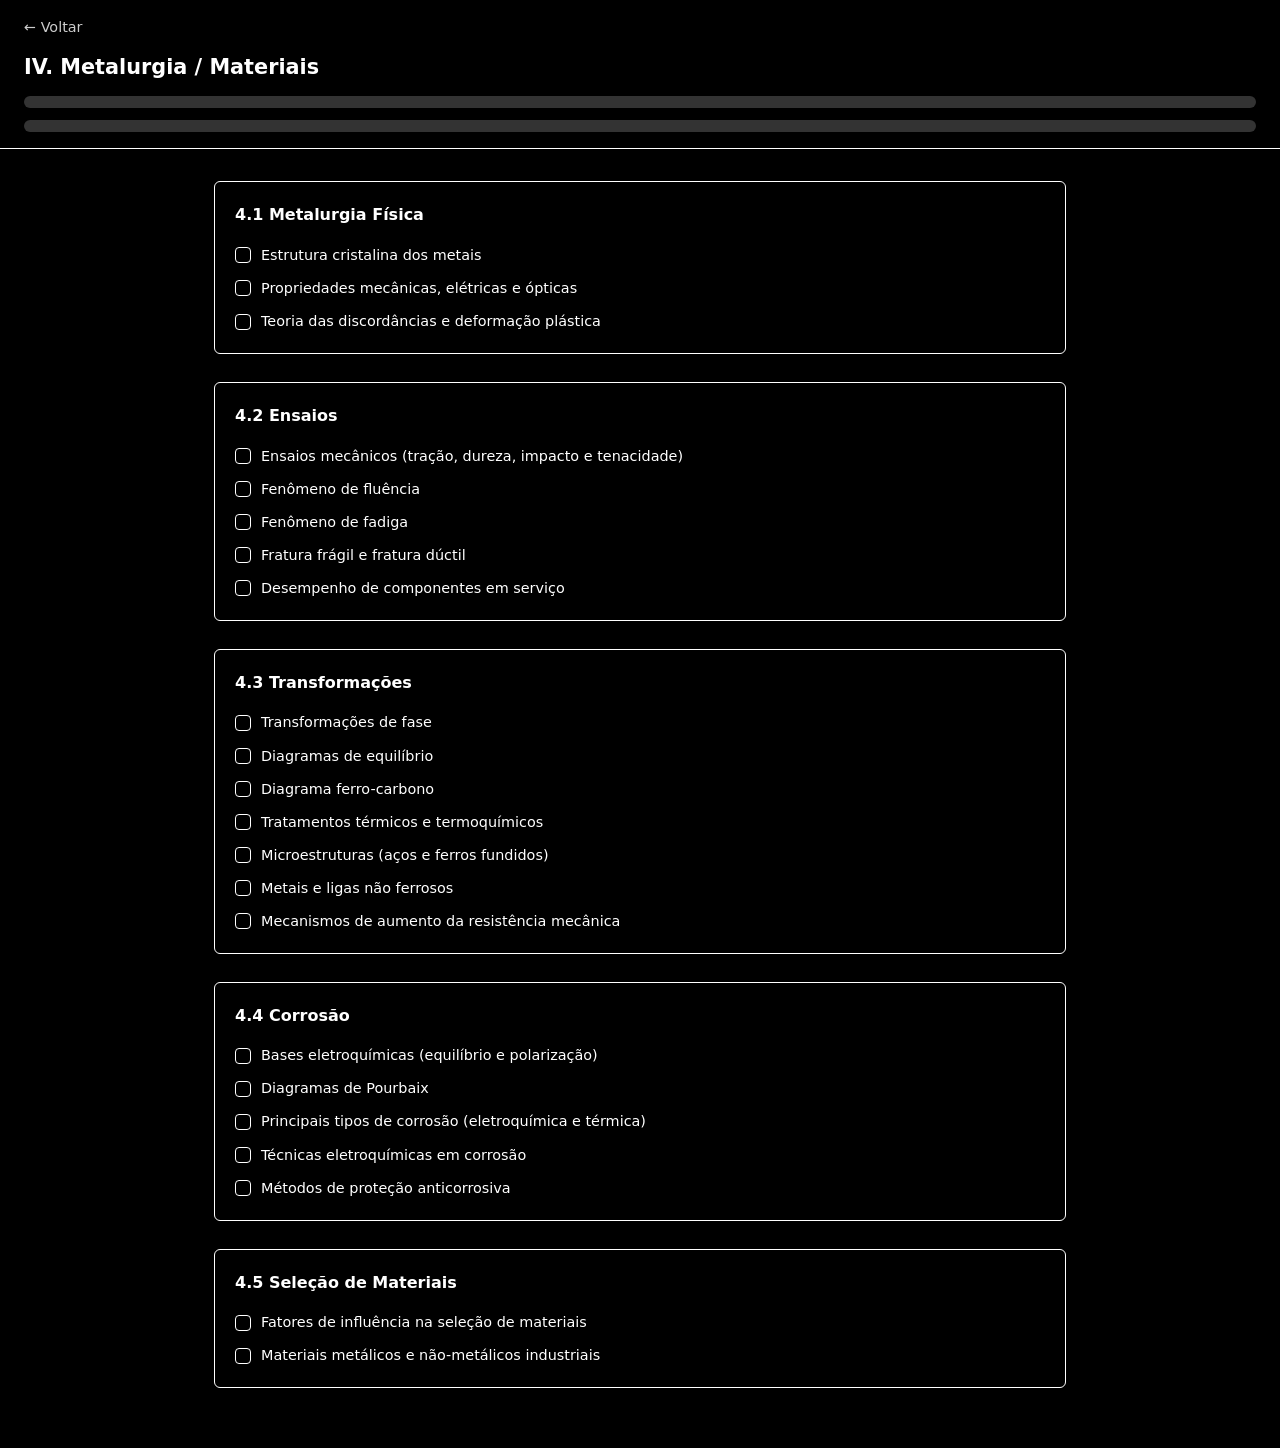
<file: materias/metalurgia-materiais.html>
<!DOCTYPE html>
<html lang="pt-BR">
<head>
  <meta charset="UTF-8">
  <title>IV. Metalurgia / Materiais</title>
  <meta name="viewport" content="width=device-width, initial-scale=1.0">
  <link rel="stylesheet" href="geral.css">
</head>
<body>

<header class="top-bar">
  <a href="../index.html" class="back">← Voltar</a>
  <h1>IV. Metalurgia / Materiais</h1>

  <div class="progress-wrapper">
    <div class="progress-bar">
      <div class="progress-fill"></div>
      <span class="progress-text">0%</span>
    </div>
  </div>
</header>

<main class="content" data-materia="metalurgia-materiais">

  <!-- 4.1 Metalurgia Física -->
  <section class="bloco">
    <h2>4.1 Metalurgia Física</h2>
    <label><input type="checkbox"> Estrutura cristalina dos metais</label>
    <label><input type="checkbox"> Propriedades mecânicas, elétricas e ópticas</label>
    <label><input type="checkbox"> Teoria das discordâncias e deformação plástica</label>
  </section>

  <!-- 4.2 Ensaios -->
  <section class="bloco">
    <h2>4.2 Ensaios</h2>
    <label><input type="checkbox"> Ensaios mecânicos (tração, dureza, impacto e tenacidade)</label>
    <label><input type="checkbox"> Fenômeno de fluência</label>
    <label><input type="checkbox"> Fenômeno de fadiga</label>
    <label><input type="checkbox"> Fratura frágil e fratura dúctil</label>
    <label><input type="checkbox"> Desempenho de componentes em serviço</label>
  </section>

  <!-- 4.3 Transformações -->
  <section class="bloco">
    <h2>4.3 Transformações</h2>
    <label><input type="checkbox"> Transformações de fase</label>
    <label><input type="checkbox"> Diagramas de equilíbrio</label>
    <label><input type="checkbox"> Diagrama ferro-carbono</label>
    <label><input type="checkbox"> Tratamentos térmicos e termoquímicos</label>
    <label><input type="checkbox"> Microestruturas (aços e ferros fundidos)</label>
    <label><input type="checkbox"> Metais e ligas não ferrosos</label>
    <label><input type="checkbox"> Mecanismos de aumento da resistência mecânica</label>
  </section>

  <!-- 4.4 Corrosão -->
  <section class="bloco">
    <h2>4.4 Corrosão</h2>
    <label><input type="checkbox"> Bases eletroquímicas (equilíbrio e polarização)</label>
    <label><input type="checkbox"> Diagramas de Pourbaix</label>
    <label><input type="checkbox"> Principais tipos de corrosão (eletroquímica e térmica)</label>
    <label><input type="checkbox"> Técnicas eletroquímicas em corrosão</label>
    <label><input type="checkbox"> Métodos de proteção anticorrosiva</label>
  </section>

  <!-- 4.5 Seleção de Materiais -->
  <section class="bloco">
    <h2>4.5 Seleção de Materiais</h2>
    <label><input type="checkbox"> Fatores de influência na seleção de materiais</label>
    <label><input type="checkbox"> Materiais metálicos e não-metálicos industriais</label>
  </section>

</main>

<script src="geral.js"></script>
</body>
</html>
</file>
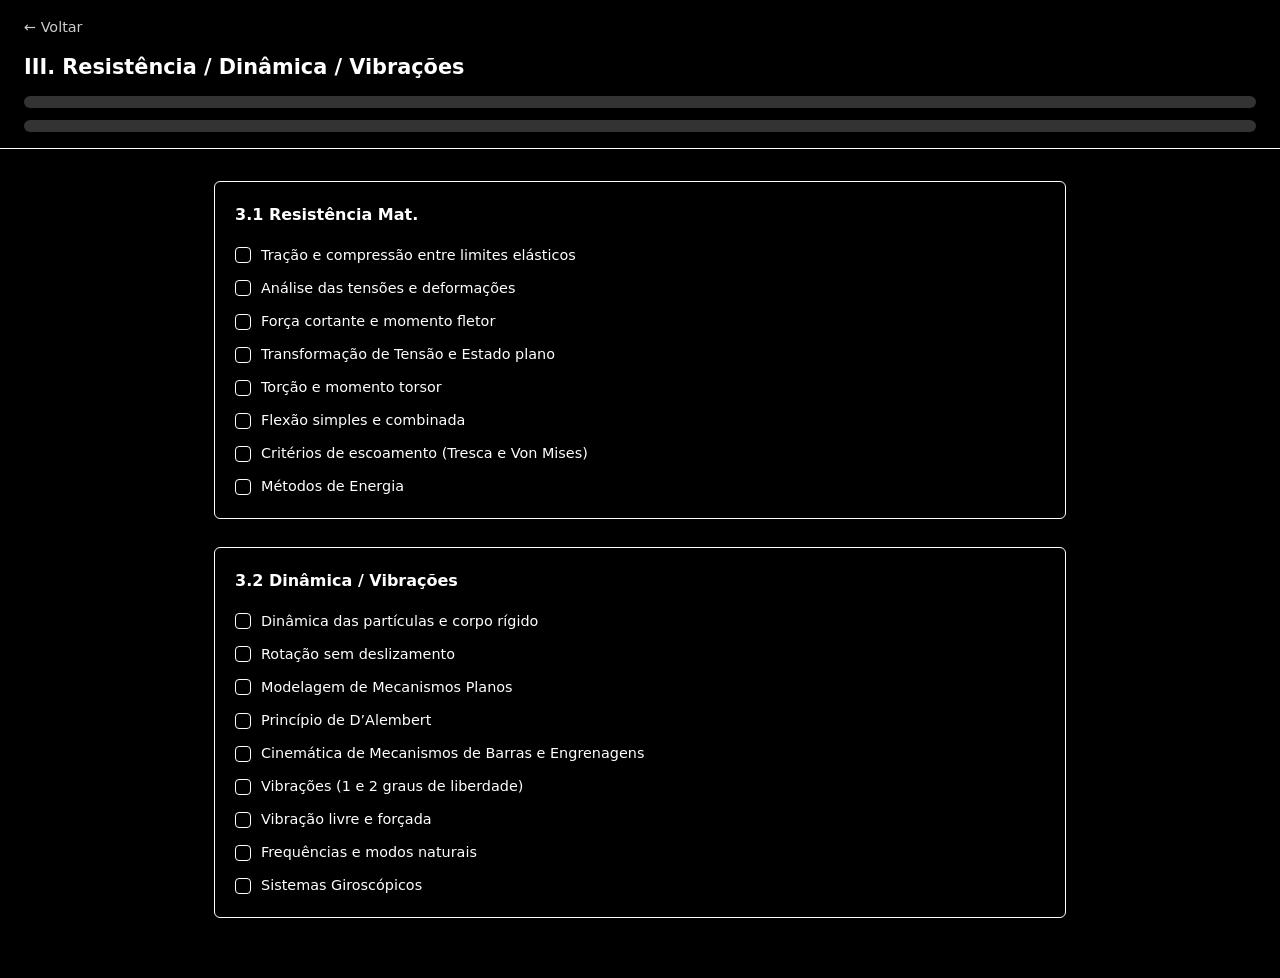
<file: materias/resistencia-dinamica.html>
<!DOCTYPE html>
<html lang="pt-BR">
<head>
  <meta charset="UTF-8">
  <title>III. Resistência / Dinâmica / Vibrações</title>
  <meta name="viewport" content="width=device-width, initial-scale=1.0">
  <link rel="stylesheet" href="geral.css">
</head>
<body>

<header class="top-bar">
  <a href="../index.html" class="back">← Voltar</a>
  <h1>III. Resistência / Dinâmica / Vibrações</h1>

  <div class="progress-wrapper">
    <div class="progress-bar">
      <div class="progress-fill"></div>
      <span class="progress-text">0%</span>
    </div>
  </div>
</header>

<main class="content" data-materia="resistencia-dinamica">

  <!-- Resistência dos Materiais -->
  <section class="bloco">
    <h2>3.1 Resistência Mat.</h2>
    <label><input type="checkbox"> Tração e compressão entre limites elásticos</label>
    <label><input type="checkbox"> Análise das tensões e deformações</label>
    <label><input type="checkbox"> Força cortante e momento fletor</label>
    <label><input type="checkbox"> Transformação de Tensão e Estado plano</label>
    <label><input type="checkbox"> Torção e momento torsor</label>
    <label><input type="checkbox"> Flexão simples e combinada</label>
    <label><input type="checkbox"> Critérios de escoamento (Tresca e Von Mises)</label>
    <label><input type="checkbox"> Métodos de Energia</label>
  </section>

  <!-- Dinâmica / Vibrações -->
  <section class="bloco">
    <h2>3.2 Dinâmica / Vibrações</h2>
    <label><input type="checkbox"> Dinâmica das partículas e corpo rígido</label>
    <label><input type="checkbox"> Rotação sem deslizamento</label>
    <label><input type="checkbox"> Modelagem de Mecanismos Planos</label>
    <label><input type="checkbox"> Princípio de D’Alembert</label>
    <label><input type="checkbox"> Cinemática de Mecanismos de Barras e Engrenagens</label>
    <label><input type="checkbox"> Vibrações (1 e 2 graus de liberdade)</label>
    <label><input type="checkbox"> Vibração livre e forçada</label>
    <label><input type="checkbox"> Frequências e modos naturais</label>
    <label><input type="checkbox"> Sistemas Giroscópicos</label>
  </section>

</main>

<script src="geral.js"></script>
</body>
</html>
</file>
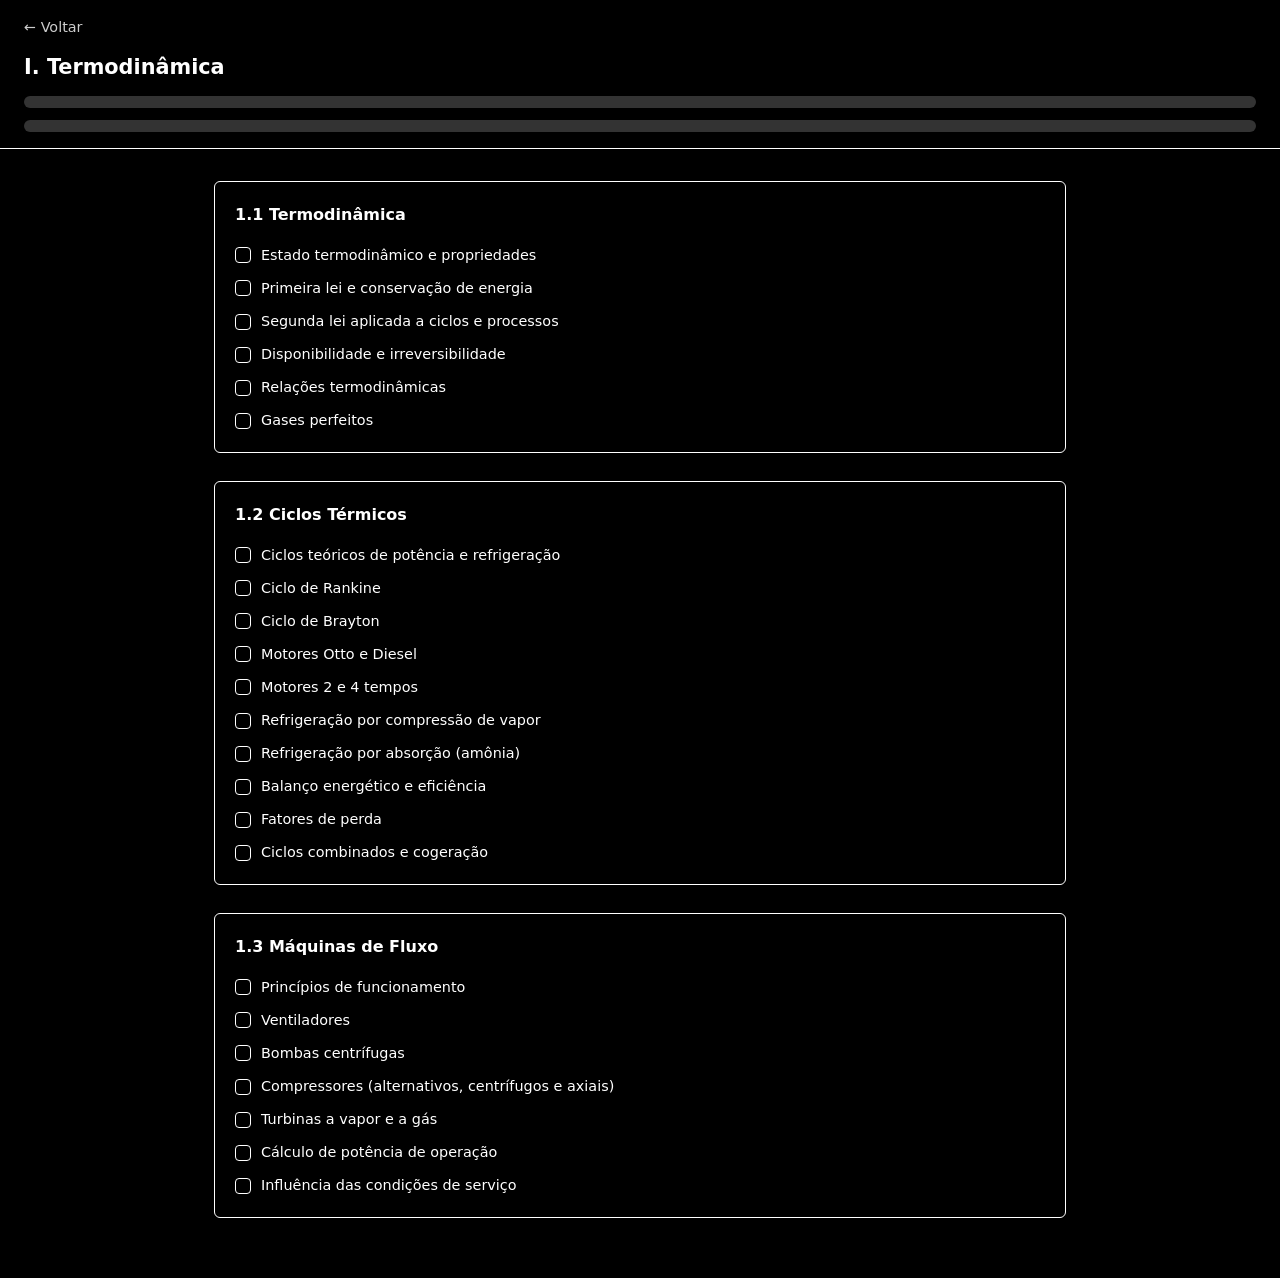
<file: materias/termodinamica.html>
<!DOCTYPE html>
<html lang="pt-BR">
<head>
  <meta charset="UTF-8" />
  <title>I. Termodinâmica</title>
  <link rel="stylesheet" href="geral.css" />
</head>
<body>

<header class="top-bar">
  <a href="../index.html" class="back">← Voltar</a>
  <h1>I. Termodinâmica</h1>

  <div class="progress-bar">
    <div class="progress-fill"></div>
    <span class="progress-text">0%</span>
  </div>
</header>

<main class="content" data-materia="termodinamica">

  <!-- 1.1 -->
  <section class="bloco">
    <h2>1.1 Termodinâmica</h2>

    <label><input type="checkbox"><span>Estado termodinâmico e propriedades</span></label>
    <label><input type="checkbox"><span>Primeira lei e conservação de energia</span></label>
    <label><input type="checkbox"><span>Segunda lei aplicada a ciclos e processos</span></label>
    <label><input type="checkbox"><span>Disponibilidade e irreversibilidade</span></label>
    <label><input type="checkbox"><span>Relações termodinâmicas</span></label>
    <label><input type="checkbox"><span>Gases perfeitos</span></label>
  </section>

  <!-- 1.2 -->
  <section class="bloco">
    <h2>1.2 Ciclos Térmicos</h2>

    <label><input type="checkbox"><span>Ciclos teóricos de potência e refrigeração</span></label>
    <label><input type="checkbox"><span>Ciclo de Rankine</span></label>
    <label><input type="checkbox"><span>Ciclo de Brayton</span></label>
    <label><input type="checkbox"><span>Motores Otto e Diesel</span></label>
    <label><input type="checkbox"><span>Motores 2 e 4 tempos</span></label>
    <label><input type="checkbox"><span>Refrigeração por compressão de vapor</span></label>
    <label><input type="checkbox"><span>Refrigeração por absorção (amônia)</span></label>
    <label><input type="checkbox"><span>Balanço energético e eficiência</span></label>
    <label><input type="checkbox"><span>Fatores de perda</span></label>
    <label><input type="checkbox"><span>Ciclos combinados e cogeração</span></label>
  </section>

  <!-- 1.3 -->
  <section class="bloco">
    <h2>1.3 Máquinas de Fluxo</h2>

    <label><input type="checkbox"><span>Princípios de funcionamento</span></label>
    <label><input type="checkbox"><span>Ventiladores</span></label>
    <label><input type="checkbox"><span>Bombas centrífugas</span></label>
    <label><input type="checkbox"><span>Compressores (alternativos, centrífugos e axiais)</span></label>
    <label><input type="checkbox"><span>Turbinas a vapor e a gás</span></label>
    <label><input type="checkbox"><span>Cálculo de potência de operação</span></label>
    <label><input type="checkbox"><span>Influência das condições de serviço</span></label>
  </section>

</main>

<script src="geral.js"></script>
</body>
</html>
</file>
<file: style.css>
/* style.css — DARK MODE PRETO & BRANCO, MENU REATIVO */

/* RESET */
* {
  margin: 0;
  padding: 0;
  box-sizing: border-box;
  font-family: system-ui, -apple-system, BlinkMacSystemFont, sans-serif;
}

body {
  background: #000;
  color: #fff;
  min-height: 100vh;
  line-height: 1.5;
}

/* ================= MENU ================= */

.main-nav {
  position: sticky;
  top: 0;
  z-index: 100;
  background: #000;
  border-bottom: 1px solid #222;
}

.nav-container {
  padding: 12px 16px;
  display: flex;
  align-items: center;
  justify-content: space-between;
}

.nav-title {
  font-size: 0.95rem;
  font-weight: 600;
  letter-spacing: 0.5px;
}

.nav-toggle {
  background: none;
  border: none;
  color: #fff;
  font-size: 1.4rem;
  cursor: pointer;
  display: none;
}

.nav-links {
  list-style: none;
  display: flex;
  gap: 20px;
}

.nav-links a {
  text-decoration: none;
  font-size: 0.8rem;
  color: #aaa;
  transition: color 0.2s ease;
}

.nav-links a:hover {
  color: #fff;
}

/* ================= HEADER ================= */

header {
  padding: 16px;
  border-bottom: 1px solid #222;
}

.header-top {
  display: flex;
  justify-content: space-between;
  align-items: baseline;
}

.subtitle {
  font-size: 0.85rem;
  color: #aaa;
}

/* ================= PROGRESSO GLOBAL ================= */

.global-progress {
  width: 100%;
  height: 8px;
  background: #111;
  border-radius: 999px;
  margin-top: 10px;
  overflow: hidden;
}

.global-progress-fill {
  height: 100%;
  width: 0%;
  background: #fff;
  transition: width 0.4s ease;
}

/* ================= CONTAINER / GRID ================= */

.container {
  padding: 16px;
}

.grid {
  display: grid;
  grid-template-columns: repeat(auto-fill, minmax(260px, 1fr));
  gap: 16px;
}

/* ================= CARD ================= */

.card {
  position: relative;
  background: #0a0a0a;
  border: 1px solid #1a1a1a;
  border-radius: 12px;
  padding: 16px;
  text-decoration: none;
  color: #fff;
  overflow: hidden;
  transition: transform 0.15s ease, border 0.15s ease;
}

.card:hover {
  transform: translateY(-3px);
  border-color: #333;
}

/* Emoji decorativo */
.emoji-bg {
  position: absolute;
  top: 8px;
  right: 10px;
  font-size: 2rem;
  opacity: 0.08;
  pointer-events: none;
}

/* Títulos */
.card h3 {
  font-size: 0.95rem;
  margin-bottom: 4px;
}

.card small {
  color: #aaa;
  font-size: 0.75rem;
}

/* ================= PROGRESSO MATÉRIA ================= */

.progress-bar {
  width: 100%;
  height: 8px;
  background: #111;
  border-radius: 999px;
  overflow: hidden;
  margin: 12px 0 6px;
}

.progress-fill {
  height: 100%;
  width: 0%;
  background: #fff;
  transition: width 0.4s ease;
}

.progress-text {
  font-size: 0.75rem;
  color: #ccc;
  text-align: right;
}

/* ================= RESPONSIVO ================= */

@media (max-width: 768px) {
  .nav-toggle {
    display: block;
  }

  .nav-links {
    position: absolute;
    top: 100%;
    left: 0;
    width: 100%;
    background: #000;
    border-bottom: 1px solid #222;
    flex-direction: column;
    display: none;
  }

  .nav-links li {
    border-top: 1px solid #111;
  }

  .nav-links a {
    padding: 14px 16px;
    font-size: 0.85rem;
    display: block;
  }

  .nav-links.open {
    display: flex;
  }

  .header-top {
    flex-direction: column;
    gap: 6px;
    align-items: flex-start;
  }

  .grid {
    grid-template-columns: 1fr;
    gap: 12px;
  }

  .card {
    padding: 14px;
  }

  .progress-bar {
    height: 10px;
  }

  .progress-text {
    font-size: 0.8rem;
  }
}
</file>
<file: ciclo.css>
/* RESET */
* {
  margin: 0;
  padding: 0;
  box-sizing: border-box;
  font-family: system-ui, -apple-system, BlinkMacSystemFont, sans-serif;
}

body {
  background: #000;
  color: #fff;
  min-height: 100vh;
  line-height: 1.4;
}

/* ---------------- NAV ---------------- */

.main-nav {
  border-bottom: 1px solid #222;
  padding: 14px 16px;
}

.nav-container {
  display: flex;
  align-items: center;
  justify-content: space-between;
}

.nav-title {
  font-weight: 600;
  letter-spacing: 0.5px;
}

.nav-toggle {
  background: none;
  border: none;
  color: #fff;
  font-size: 1.3rem;
  display: none;
}

.nav-links {
  display: flex;
  gap: 16px;
  list-style: none;
}

.nav-links a {
  text-decoration: none;
  color: #aaa;
  font-size: 0.85rem;
}

.nav-links a.active,
.nav-links a:hover {
  color: #fff;
}

/* ---------------- HEADER ---------------- */

header {
  padding: 20px 16px;
  border-bottom: 1px solid #222;
}

.header-top {
  display: flex;
  justify-content: space-between;
  align-items: baseline;
}

.subtitle {
  font-size: 0.8rem;
  color: #888;
}

.cycle-summary {
  margin-top: 12px;
  display: flex;
  gap: 18px;
  flex-wrap: wrap;
  font-size: 0.8rem;
  color: #bbb;
}

/* ---------------- CONTAINER ---------------- */

.container {
  padding: 20px 16px 100px;
  display: grid;
  gap: 20px;
}

/* ---------------- PANELS ---------------- */

.panel {
  border: 1px solid #1a1a1a;
  border-radius: 12px;
  padding: 16px;
  background: #0a0a0a;
}

.panel h3 {
  font-size: 0.95rem;
  margin-bottom: 14px;
  font-weight: 500;
}

/* ---------------- CONFIG ---------------- */

.config-grid {
  display: grid;
  grid-template-columns: repeat(auto-fit, minmax(220px, 1fr));
  gap: 16px;
}

.config-item label {
  display: block;
  font-size: 0.75rem;
  color: #aaa;
  margin-bottom: 6px;
}

.config-item input {
  width: 100%;
  background: #000;
  border: 1px solid #222;
  color: #fff;
  padding: 8px 10px;
  border-radius: 8px;
  font-size: 0.9rem;
}

/* ---------------- WEEKDAYS ---------------- */

.weekdays {
  display: flex;
  flex-wrap: wrap;
  gap: 6px;
}

.weekdays button {
  background: #000;
  border: 1px solid #222;
  color: #aaa;
  padding: 6px 10px;
  border-radius: 8px;
  font-size: 0.75rem;
  cursor: pointer;
}

.weekdays button.active {
  background: #fff;
  color: #000;
  border-color: #fff;
}

/* ---------------- SUBJECTS ---------------- */

.cycle-subjects {
  display: grid;
  gap: 10px;
}

.subject-row {
  display: grid;
  grid-template-columns: 1fr auto auto;
  align-items: center;
  gap: 12px;
  padding: 10px 12px;
  border: 1px solid #1a1a1a;
  border-radius: 10px;
  background: #000;
}

.subject-name {
  font-size: 0.85rem;
}

.percent-controls {
  display: flex;
  align-items: center;
  gap: 8px;
}

.percent-controls button {
  width: 28px;
  height: 28px;
  border-radius: 50%;
  border: 1px solid #222;
  background: #000;
  color: #fff;
  cursor: pointer;
  font-size: 1rem;
}

.percent-controls span {
  min-width: 38px;
  text-align: center;
  font-size: 0.8rem;
}

.subject-hours {
  font-size: 0.75rem;
  color: #aaa;
}

/* ---------------- WEEK PREVIEW ---------------- */

.week-preview {
  display: grid;
  grid-template-columns: repeat(auto-fit, minmax(90px, 1fr));
  gap: 10px;
}

.day-column {
  border: 1px solid #1a1a1a;
  border-radius: 10px;
  padding: 10px;
  background: #000;
  text-align: center;
  font-size: 0.75rem;
}

.day-column strong {
  display: block;
  margin-bottom: 4px;
}

/* ---------------- ACTIONS ---------------- */

.actions {
  display: flex;
  gap: 12px;
  justify-content: flex-end;
}

.actions button {
  padding: 10px 16px;
  border-radius: 10px;
  border: 1px solid #222;
  background: #000;
  color: #fff;
  cursor: pointer;
  font-size: 0.8rem;
}

.actions button:hover {
  border-color: #fff;
}

.actions .danger {
  color: #f55;
  border-color: #400;
}

/* ---------------- RESPONSIVE ---------------- */

@media (max-width: 720px) {
  .nav-links {
    display: none;
  }

  .nav-toggle {
    display: block;
  }

  .subject-row {
    grid-template-columns: 1fr;
    gap: 8px;
  }

  .actions {
    flex-direction: column;
    align-items: stretch;
  }
}
</file>
<file: hoje.css>
:root {
  --neon-color: #00ff9d;
  --neon-glow: rgba(0, 255, 157, 0.5);
  --bg-dark: #050505;
  --panel-bg: #0d0d0d;
  --segment-gap: 3px; /* Espaço entre os quadradinhos */
}

* {
  margin: 0;
  padding: 0;
  box-sizing: border-box;
  font-family: 'Inter', sans-serif;
}

body {
  background: var(--bg-dark);
  color: #eee;
  min-height: 100vh;
}

/* ================== NAV & LAYOUT ================== */
.main-nav { border-bottom: 1px solid #1a1a1a; background: #000; }
.nav-container { max-width: 1100px; margin: auto; padding: 15px 20px; display: flex; justify-content: space-between; }
.nav-title { font-family: 'Orbitron'; color: var(--neon-color); font-weight: bold; }
.nav-links { display: flex; list-style: none; gap: 20px; }
.nav-links a { color: #555; text-decoration: none; font-size: 0.8rem; text-transform: uppercase; }
.nav-links a.active { color: #fff; }

.container { max-width: 1100px; margin: auto; padding: 40px 20px; }
.today-grid { display: grid; grid-template-columns: 1fr 320px; gap: 30px; }

/* ================== BARRAS DE QUADRADINHOS (SEGMENTADAS) ================== */
.global-progress, .progress-mini {
  background: #111;
  border-radius: 4px;
  position: relative;
  overflow: hidden;
  /* Cria os quadradinhos no fundo (vazios) */
  background-image: linear-gradient(90deg, var(--bg-dark) var(--segment-gap), transparent var(--segment-gap));
}

.global-progress { height: 20px; background-size: 12px 100%; border: 1px solid #1a1a1a; }
.progress-mini { height: 10px; background-size: 7px 100%; margin-top: 8px; }

.global-progress-fill, .progress-mini-fill {
  height: 100%;
  background-color: var(--neon-color);
  /* Repete o gradiente para "cortar" o preenchimento em blocos */
  background-image: linear-gradient(90deg, var(--bg-dark) var(--segment-gap), transparent var(--segment-gap));
  box-shadow: 0 0 15px var(--neon-glow);
  transition: width 0.4s steps(60); /* O efeito 'steps' faz a barra pular de bloco em bloco */
}

.global-progress-fill { background-size: 12px 100%; }
.progress-mini-fill { background-size: 7px 100%; }

/* ================== TIMER 7-SEGMENT ================== */
.timer-section {
  text-align: center;
  padding: 60px 20px;
  background: var(--panel-bg);
  border: 1px solid var(--border-color);
  border-radius: 20px;
  margin-bottom: 30px;
  position: relative;
  overflow: hidden;
}

/* Efeito de linhas de scan (retrô) */
.timer-section::after {
  content: "";
  position: absolute;
  inset: 0;
  background: linear-gradient(rgba(18, 16, 16, 0) 50%, rgba(0, 0, 0, 0.1) 50%);
  background-size: 100% 4px;
  pointer-events: none;
}

#active-subject-title {
  font-family: 'Share Tech Mono', monospace;
  font-size: 0.9rem;
  color: var(--text-muted);
  text-transform: uppercase;
  letter-spacing: 3px;
  margin-bottom: 10px;
}

.timer-display {
  font-family: 'Orbitron', sans-serif;
  font-size: 6rem;
  font-weight: 700;
  color: var(--neon-color);
  margin: 10px 0;
  /* Inclinação característica de displays 7-segmentos */
  transform: skewX(-5deg); 
  letter-spacing: 8px;
  
  /* Super Glow */
  text-shadow: 
    0 0 10px var(--neon-glow),
    0 0 30px rgba(0, 255, 157, 0.1);
}

.timer-controls {
  display: flex;
  justify-content: center;
  gap: 15px;
  margin-top: 30px;
  position: relative;
  z-index: 5;
}

/* ================== PAINÉIS E BOTÕES ================== */
.panel { background: var(--panel-bg); border: 1px solid #1a1a1a; padding: 20px; border-radius: 15px; }
.panel h3 { font-size: 0.8rem; color: #444; text-transform: uppercase; margin-bottom: 15px; }

button {
  background: #151515;
  border: 1px solid #222;
  color: #fff;
  padding: 12px 25px;
  border-radius: 8px;
  cursor: pointer;
  font-family: 'Orbitron';
  font-size: 0.7rem;
  transition: 0.3s;
}

button:hover { border-color: var(--neon-color); color: var(--neon-color); box-shadow: 0 0 10px var(--neon-glow); }
button.danger { color: #555; }
button.danger:hover { color: #ff4444; border-color: #ff4444; box-shadow: 0 0 10px rgba(255, 68, 68, 0.3); }

.subject-card {
  padding: 15px;
  border: 1px solid #1a1a1a;
  border-radius: 10px;
  margin-bottom: 10px;
  background: #080808;
}

.subject-card.active { border-color: var(--neon-color); }

.session-log { font-family: 'Share Tech Mono'; font-size: 0.85rem; color: #666; }

/* Responsividade */
@media (max-width: 900px) { .today-grid { grid-template-columns: 1fr; } }
</file>
<file: materias/geral.css>
/* RESET */
* {
  margin: 0;
  padding: 0;
  box-sizing: border-box;
}

/* BASE */
body {
  background: #000;
  color: #fff;
  font-family: system-ui, -apple-system, BlinkMacSystemFont, "Segoe UI",
    sans-serif;
  line-height: 1.6;
}

/* LINKS */
a {
  color: #fff;
  text-decoration: none;
}

/* TOPO */
.top-bar {
  display: flex;
  flex-direction: column;
  gap: 12px;
  padding: 16px 24px;
  border-bottom: 1px solid #fff;
}

.top-bar h1 {
  font-size: 1.3rem;
  font-weight: 600;
}

.back {
  font-size: 0.9rem;
  opacity: 0.8;
}

.back:hover {
  opacity: 1;
}

/* BARRA DE PROGRESSO HORIZONTAL */
.progress-bar {
  position: relative;
  height: 12px;
  background: #333;
  border-radius: 6px;
  overflow: hidden;
}

.progress-fill {
  height: 100%;
  width: 0%;
  background: #fff;
  border-radius: 6px;
  transition: width 0.3s ease;
}

.progress-text {
  position: absolute;
  right: 8px;
  top: -22px;
  font-size: 0.85rem;
  font-weight: 600;
}

/* CONTEÚDO */
.content {
  max-width: 900px;
  margin: 0 auto;
  padding: 32px 24px;
}

/* BLOCOS */
.bloco {
  border: 1px solid #fff;
  padding: 20px;
  margin-bottom: 28px;
  border-radius: 6px;
}

.bloco h2 {
  font-size: 1rem;
  margin-bottom: 16px;
  font-weight: 600;
}

/* CHECKLIST */
.bloco label {
  display: flex;
  align-items: center;
  gap: 10px;
  margin-bottom: 10px;
  font-size: 0.9rem;
  cursor: pointer;
  transition: color 0.2s;
}

.bloco label:last-child {
  margin-bottom: 0;
}

.bloco input[type="checkbox"] {
  appearance: none;
  width: 16px;
  height: 16px;
  border: 1px solid #fff;
  background: #000;
  cursor: pointer;
  position: relative;
  border-radius: 4px;
  transition: all 0.2s;
}

.bloco input[type="checkbox"]:checked {
  background: #fff;
}

.bloco input[type="checkbox"]:checked::after {
  content: "";
  position: absolute;
  top: 2px;
  left: 5px;
  width: 4px;
  height: 8px;
  border: solid #000;
  border-width: 0 2px 2px 0;
  transform: rotate(45deg);
}

/* RISCAR TEXTO SE MARCADO */
.bloco input[type="checkbox"]:checked + span {
  text-decoration: line-through;
  opacity: 0.6;
}

/* Para facilitar, podemos envolver o texto em <span> dentro do label */
.bloco label span {
  flex: 1;
}

/* RESPONSIVO */
@media (max-width: 600px) {
  .top-bar {
    align-items: flex-start;
  }

  .progress-text {
    top: -20px;
  }
}
</file>
